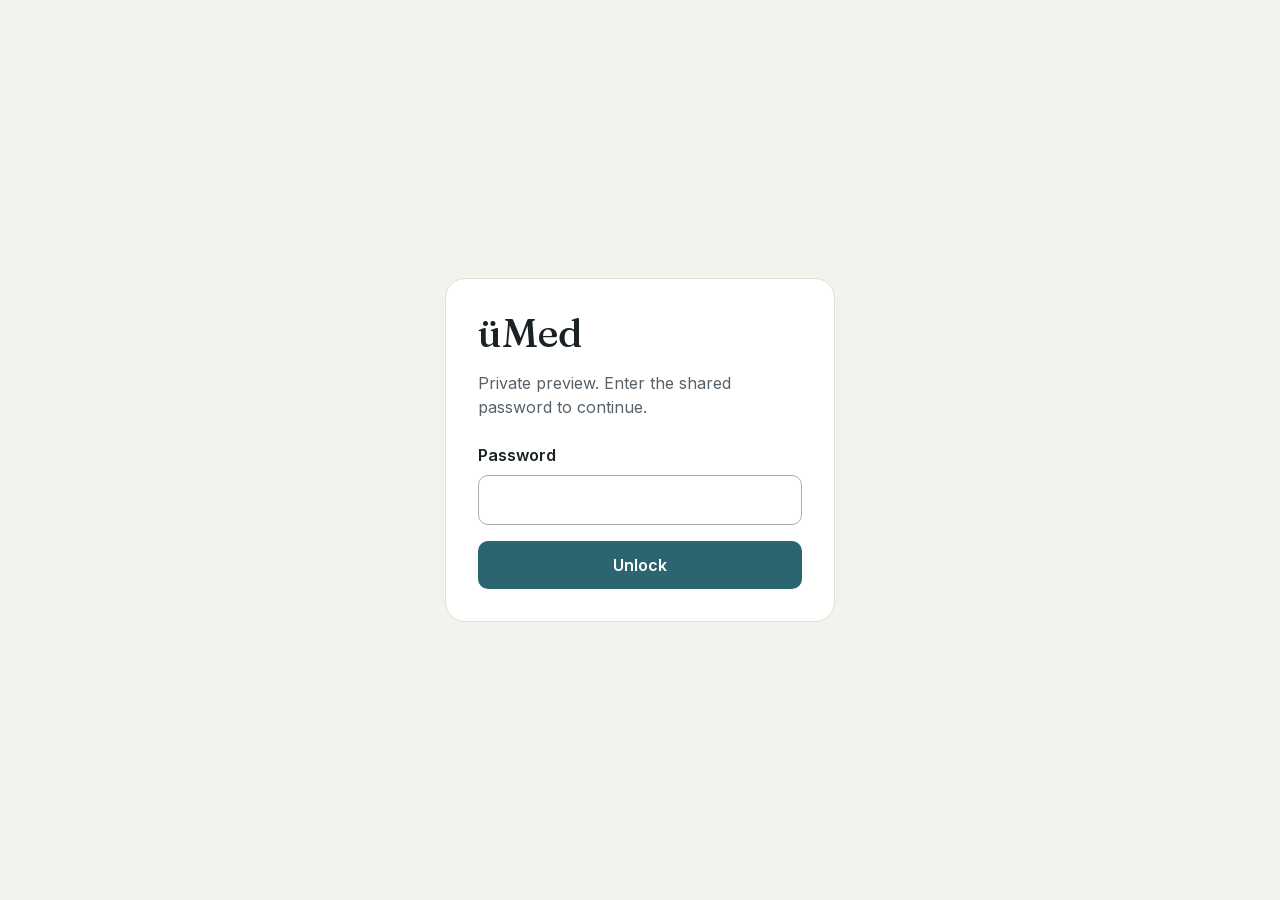
<file: about.html>
<!doctype html>
<html lang="en">
<head>
  <meta charset="utf-8">
<meta http-equiv="Content-Security-Policy" content="default-src 'none'; script-src 'self' 'wasm-unsafe-eval' 'sha256-yaihCW4SXm0X61qr1hy6/n9kEGrdEJwljsHTwsVJazQ='; style-src 'self' 'unsafe-inline'; font-src 'self' data:; img-src 'self' data: blob:; connect-src 'self' https://umed-cloud-dx-claude.cloud-dx-cf.workers.dev; worker-src 'self'; object-src 'none'; base-uri 'none'; form-action 'none'">
  <meta name="viewport" content="width=device-width, initial-scale=1">
  <meta name="robots" content="noindex,nofollow,noarchive">
  <meta name="referrer" content="no-referrer">
  <title>üMed — Private</title>
  <link rel="stylesheet" href="fonts.css">
  <style>
    :root { color-scheme: light; font: 16px/1.5 Inter, system-ui, sans-serif; color: #1b2226; background: #f4f2ed; }
    * { box-sizing: border-box; }
    body { margin: 0; min-height: 100svh; display: grid; place-items: center; padding: 24px; }
    main { width: min(100%, 390px); background: #fff; padding: 32px; border: 1px solid #e1ded6; border-radius: 20px; }
    h1 { font: 500 2.5rem/1.1 Fraunces, Georgia, serif; margin: 0 0 16px; }
    p { color: #56616a; margin: 0 0 24px; }
    label { display: block; font-weight: 600; margin-bottom: 8px; }
    input, button { width: 100%; font: inherit; border-radius: 10px; padding: 12px; }
    input { border: 1px solid #a8afb2; margin-bottom: 16px; }
    button { border: 0; background: #2a6570; color: #fff; cursor: pointer; font-weight: 600; }
    button:disabled { opacity: .65; cursor: wait; }
    :focus-visible { outline: 3px solid #2a6570; outline-offset: 3px; }
    #error { color: #b3392d; margin: 16px 0 0; }
    [hidden] { display: none; }
  </style>
</head>
<body>
  <main>
    <h1>üMed</h1>
    <p>Private preview. Enter the shared password to continue.</p>
    <form id="gate">
      <label for="password">Password</label>
      <input id="password" name="password" type="password" autocomplete="current-password" required>
      <button id="unlock" type="submit">Unlock</button>
      <p id="error" role="alert" hidden></p>
    </form>
    <noscript>JavaScript is required to unlock this encrypted page.</noscript>
  </main>
  <script>
    // v0.60 compressed gate. The page was gzipped, then encrypted: AES-256-CBC with a random IV, HMAC-SHA256 over
    // IV + ciphertext (checked before decrypting), key from StatiCrypt 3.5.4's PBKDF2 chain (1k SHA-1, 14k SHA-256,
    // 585k SHA-256 rounds) and a random salt. The gate shows before the encrypted data finishes downloading; the
    // password can be typed meanwhile, and the key is derived while the rest arrives. Nothing is stored.
    (() => {
      const SALT = 'd418d8b09add78960af8e6792be315f6';
      const subtle = crypto.subtle, enc = new TextEncoder();
      const ready = new Promise(r => document.readyState === 'loading'
        ? document.addEventListener('DOMContentLoaded', r, { once: true }) : r());
      const hex = b => Array.from(new Uint8Array(b), x => x.toString(16).padStart(2, '0')).join('');
      async function pbkdf2(pw, iterations, hash) {
        const k = await subtle.importKey('raw', enc.encode(pw), 'PBKDF2', false, ['deriveBits']);
        return hex(await subtle.deriveBits({ name: 'PBKDF2', hash, iterations, salt: enc.encode(SALT) }, k, 256));
      }
      async function keyOf(pw) {
        let h = await pbkdf2(pw, 1000, 'SHA-1');
        h = await pbkdf2(h, 14000, 'SHA-256');
        h = await pbkdf2(h, 585000, 'SHA-256');
        return Uint8Array.from(h.match(/../g), x => parseInt(x, 16));
      }
      let data;
      async function payload() {
        await ready;
        if (data) return data;
        const node = document.getElementById('umed-payload'), s = node.textContent.trim();
        if (Uint8Array.fromBase64) data = Uint8Array.fromBase64(s);
        else { const bin = atob(s); data = new Uint8Array(bin.length); for (let i = 0; i < bin.length; i++) data[i] = bin.charCodeAt(i); }
        node.textContent = '';
        return data;
      }
      // Fallback for browsers without DecompressionStream (Safari before 16.4): a small gzip inflater (RFC 1951/1952).
      function inflate(s) {
        let p = 10, bb = 0, bc = 0;
        if (s[0] !== 31 || s[1] !== 139 || s[2] !== 8) throw new Error('not gzip');
        const f = s[3];
        if (f & 4) p += 2 + (s[p] | s[p + 1] << 8);
        if (f & 8) while (s[p++]);
        if (f & 16) while (s[p++]);
        if (f & 2) p += 2;
        const n = (s[s.length - 4] | s[s.length - 3] << 8 | s[s.length - 2] << 16 | s[s.length - 1] << 24) >>> 0;
        const out = new Uint8Array(n); let o = 0;
        const bits = k => { while (bc < k) { bb |= s[p++] << bc; bc += 8; } const v = bb & ((1 << k) - 1); bb >>>= k; bc -= k; return v; };
        const table = lens => {
          const cnt = new Uint16Array(16), off = new Uint16Array(16), sym = new Uint16Array(lens.length);
          for (const l of lens) cnt[l]++;
          cnt[0] = 0;
          for (let i = 1; i < 16; i++) off[i] = off[i - 1] + cnt[i - 1];
          for (let i = 0; i < lens.length; i++) if (lens[i]) sym[off[lens[i]]++] = i;
          return { cnt, sym };
        };
        const dec = t => {
          let code = 0, first = 0, idx = 0;
          for (let len = 1; len < 16; len++) {
            code |= bits(1);
            const c = t.cnt[len];
            if (code - first < c) return t.sym[idx + code - first];
            idx += c; first = (first + c) << 1; code <<= 1;
          }
          throw new Error('bad code');
        };
        const LB = [3,4,5,6,7,8,9,10,11,13,15,17,19,23,27,31,35,43,51,59,67,83,99,115,131,163,195,227,258];
        const LE = [0,0,0,0,0,0,0,0,1,1,1,1,2,2,2,2,3,3,3,3,4,4,4,4,5,5,5,5,0];
        const DB = [1,2,3,4,5,7,9,13,17,25,33,49,65,97,129,193,257,385,513,769,1025,1537,2049,3073,4097,6145,8193,12289,16385,24577];
        const DE = [0,0,0,0,1,1,2,2,3,3,4,4,5,5,6,6,7,7,8,8,9,9,10,10,11,11,12,12,13,13];
        let last;
        do {
          last = bits(1);
          const type = bits(2);
          if (type === 0) {
            bb = 0; bc = 0;
            const len = s[p] | s[p + 1] << 8; p += 4;
            out.set(s.subarray(p, p + len), o); o += len; p += len;
            continue;
          }
          let lt, dt;
          if (type === 1) {
            const l = new Uint8Array(288).fill(8, 0, 144).fill(9, 144, 256).fill(7, 256, 280).fill(8, 280);
            lt = table(l); dt = table(new Uint8Array(30).fill(5));
          } else if (type === 2) {
            const hl = bits(5) + 257, hd = bits(5) + 1, hc = bits(4) + 4;
            const cl = new Uint8Array(19), ord = [16,17,18,0,8,7,9,6,10,5,11,4,12,3,13,2,14,1,15];
            for (let i = 0; i < hc; i++) cl[ord[i]] = bits(3);
            const ct = table(cl), l = new Uint8Array(hl + hd);
            for (let i = 0; i < hl + hd;) {
              const c = dec(ct);
              if (c < 16) l[i++] = c;
              else if (c === 16) { const v = l[i - 1]; for (let r = 3 + bits(2); r--;) l[i++] = v; }
              else if (c === 17) i += 3 + bits(3);
              else i += 11 + bits(7);
            }
            lt = table(l.subarray(0, hl)); dt = table(l.subarray(hl));
          } else throw new Error('bad block');
          for (;;) {
            let c = dec(lt);
            if (c < 256) { out[o++] = c; continue; }
            if (c === 256) break;
            c -= 257;
            const len = LB[c] + bits(LE[c]), d = dec(dt), dist = DB[d] + bits(DE[d]);
            for (let i = 0; i < len; i++, o++) out[o] = out[o - dist];
          }
        } while (!last);
        return out.subarray(0, o);
      }
      async function gunzip(gz) {
        if (typeof DecompressionStream === 'function')
          return new Response(new Blob([gz]).stream().pipeThrough(new DecompressionStream('gzip'))).text();
        return new TextDecoder().decode(inflate(gz));
      }
      async function open(pw) {
        const key = await keyOf(pw), d = await payload();
        const mac = d.subarray(0, 32), body = d.subarray(32);
        const hk = await subtle.importKey('raw', key, { name: 'HMAC', hash: 'SHA-256' }, false, ['verify']);
        if (!await subtle.verify('HMAC', hk, mac, body)) return false;
        const ak = await subtle.importKey('raw', key, 'AES-CBC', false, ['decrypt']);
        const gz = new Uint8Array(await subtle.decrypt({ name: 'AES-CBC', iv: body.subarray(0, 16) }, ak, body.subarray(16)));
        const html = await gunzip(gz);
        data = null;
        document.open();
        document.write(html);
        document.close();
        return true;
      }
      document.getElementById('gate').addEventListener('submit', async event => {
        event.preventDefault();
        const button = document.getElementById('unlock');
        const error = document.getElementById('error');
        button.disabled = true;
        button.textContent = 'Unlocking…';
        error.hidden = true;
        try {
          if (!await open(document.getElementById('password').value)) {
            error.textContent = 'Incorrect password.';
            error.hidden = false;
          }
        } catch (_) {
          error.textContent = 'Unable to unlock. Use HTTPS and check your password.';
          error.hidden = false;
        } finally {
          button.disabled = false;
          button.textContent = 'Unlock';
        }
      });
      document.getElementById('gate').dataset.ready = '1';
      // Replace earlier üMed offline caching with a worker that retires itself.
      if ('serviceWorker' in navigator) navigator.serviceWorker.register('./sw.js').catch(() => {});
    })();
  </script>
  <script type="application/octet-stream" id="umed-payload">WvkZkjOwBX0uP7nlhIcbxD7MOvAR9fc7ZViGOs3kjIMKoIwGw+GteQFoD869XI1QUAQr2+efqKVHSkHmx1Wu8EGJG9BbpPpFf6aNymke+DOTB3iUQcOY904XGcyST4HQ7adhxHcDYuf7296jVZ6aRLgpCjENaoFjJzB1qpkj9YZe/NoQHNcxaYXK3U+P786QEwklE95ByygpBZmOLtWZTEHB39qjaqbYLrEDcrqJtywp+vcWYiOKRs7fLAWfp52XQDel66SeHtfR9m32dJhMZUPVz60BZ/mWzoDGCiP1JQSGP7EdWS5b2y+NFt/f3IYb+GKUok7XIsZixowCJ27QUZ2t4KL5XSQrv3FdEX2DAPQaT7I6RM2c3W/b5CNTL9WRczOWPeL9LD1xztK6Q+nd/Bj2ureJnq9J8d3xnpy7+6HvBYek8l0RqNv9fr+2YfcBDhQW1GZTHNUBOuqLfHRtumdQEBlu75vRNEo6GYslPOXRluQ3/dRamaszFOyvd6rT8+doVA0fCtleW++VyGHx2pJom00o2KHx7960ue4evDPJdBWQxe66MrAuiKM3uqBrk4QKFo9hG6Nbs5Xh7uUFz/NRxS1XfZ0ZpiLmY1o+Vccx23buLizCGV8Vox6YFoPq/mQqMAW8ICNhxtjIWDjWqhdFeOa+NTjHLM5nedcHtC5JFq1lwKApg1A4XGfmbJRRytHNQdRh50jSbY5MlR/10pcJgHOlwd2twGSDC4xr/PXP87VrIK5M3sNdUbaP30dV2KaQ348qxX7ICm+A0xd3942KU7+c1yVDQbcZdAx//[base64]/XOM1eYyLI2ngaPK2RPAxJd/ENW1ZDYUq9EHP94dOpjmwzahnfK8Nj+cGj4C/LMs4KyABdgfHOFu1wwCMXpWNaoiIrCQ+arFXE5g3TWMOWHuOWT8maT5vcVsEG75eOktUuIVApO1/p0MdjRQ+RY6jx6Cqn9lmBUmf4BDgUpuNXAOS9Oep766qG7M2UQnMvLJdYkoXv0Nql+eLLbyJnBzSlI9owzJpKMDYUroGS991RQq72oDA0NXXSz1s0XrR421/dQXf7/xFJW1piD2PK/eVnFUWHFecm2rX1mY71S9O29Kv+qoxLp0E/dWrfFJumGk2s3DXxuS0L8seDT1dsqHH8ETFkM5OaqFQONrDTa3T9iGaO+a0s7GpHgElFyBAKuQLcqUlV13DXuiFr43BJFuM3LCJGLWWR4ZIe/NAAo3ItApKc4bZUxHWltCTmFfaBz/7JwLpJi/Cu+ibxokKv8AhYqK60vU3u2BGGgbwzLU38hdpqYK7Dc24WB4yV906kLsG2I2DiGatEEwVoU45FKTvWoR4GEY/R1gPD3P2YF5WxbyAiesgJvhYsJXqWqFvW4qIhnKC15WI1xOlhFX6ZQBJHAFYgL+tjciRyNoWlYevlQP4JbYjU536HRBavtBf8LpRaW8wCpEEICcllty+qRe3fY5rBcX3t1vZ/pNmnGwzLgbW9MYo5uHbyXXYTKOUYGXPmmhGrNt7U7oGvAdksDdrV21nXN93t58BoPBBtyF/kUlXzENY3nZRSHj+iu91Ii56TCblC4Ke1WH+kAMqGL1w+tfepjl6FF3qmQEEhyt3CGmZCpUf0X/odiX+WIleGDOUBV9/quPfavRTiIk+mta2YvO9cbATqwaoZ7dqBLriLf5OVEHcXorNrF5VE01cIgo5oG7UQ9VU2oMOd/U9W+Is1p+ujajxM1me1ymmVh//KcDz2RoJndSim1bIIJzvhkDAu9HchjbpX/b8CzRBEXwRG1oHED8InNLoOrAy1AaZb5hG1F0hNnBMkW7dSFzh1tWf2lDOm4iCJjy1ouff+ymAWpavCReWuKl5JrzrkkZI523BAkvNQfKgrcdOThic1AOoQbDG3+PuPKlSSIYw2aLaVOpTACyHMeyS513b8iNVuzCy60Pys/NnXlfIC8AErj9/Wrqos+llUlrYuzaXJtNzrA/pdruuFQ4mrgPyB3L3Q+QxcM50GjvrlCixx1Si9D9CKpnGdUepaEaNUIKxB8INWPWGRjowdlUXKtL6ewwkJpyuFTAQ9N1qcjC42CB50GAwb0UpW6vsOKsdbpC/c0cL7yYqNE2Y0vdhzHYmo/LZB6Jj/dD3VRIhZrkl5vOXL68FRsAxYh/GzUgz+80OmICdrXZF5tJvcImAq6DSp/oc8wGWmtYbVO5uByqMBIGx/[base64]/w0XNB1cm7Nxy1SyI1rp0fBVXEresiGWQh8sb+vU4QgTzWSAzXHB7PLy5O0hgkzqTqQNDOYvknKAbNdPDTS6H0ct9BBcYUc2S9fmQKy8d4lsMOpL/8zmplXJryP3vfk9QXkzogi+vLZG+sR2ROGGP12lgHhZAdiwT8UrewlZ4PXHFHbWLZm7sL/4qn7DlxaHCgQrmi8CJ1ym8myM5KEnw5IGldM8oEiGYUGWPfHpz0jJwmGiCXv/AeNRcj0/qRhRRjhq0QBV9NDKYY2r7d1zGgtYgp2dAfehMDusK3Zr7whoy+h6md+3eNUJ3gWXn++xiY/b+0CSUCwKbCrQRK/BnjFXj1otlE/EaV0NEBy/aruF6Pg3xxn84uvgt4G2MJfas6T70nKfQi34UjqEG9QOFXDXq0/KPDT8DRfgQ7N8sqkxT1FttH8A4vYC/sF+XOkRJijsUa+XgPckNxcVBdIPl7RrKaHHt45kxffEUtuzJH4APKb8LB9VbUQ0dbCTmg+rAiERDZRRbv9hGaAqnCpyzj9aQ2MuHbbL+VC7qzU58hw0TkB+EK84HqmvaZPuwwxv13tGbpWCtG/rIN8WfoxsUpebCBqmnxDavHTE8+EJ58xtZf/Rx9kmBhvpVkey3lf3lSdJ49bghgxwBd5y5y6l6zSSi0q9Qnh2MEdInpxejLX6eXUCECrkbe5Ly6+diqCFiGzPPpxIzR5XZt3Rd3Ogksq+wX8aWOW+98C8ePlPPFGgpWbeb+n8cMfZEkpLv8JGgZPHk74Pi+1CEX3pPxQvF674mKg6k/8oEebbfjqPIW4XCZrcozt1ac78KLLPr0s3ZZOcYwn3a3DkS741flnMhB9bIMEzX5nXBqnJ0hLZpi/TxtWA79CdJDUaVcuiCK8WiV/[base64]/gKK4YlwUAqOVLK+2uA39iCnDga+oUUpECBfoX8HqJJ6ps/UtXBVGEavfKqQDbjVq5olEdCA7WEszTIvbHggoYvmQ/5H+vpPP0bZn98ekNVnZCUqHvSJxOTladj+2ERQNfv1CvCVZDdgG91WhiMHVXFa2EHYg+qxlp0ChgiqIlCRVbwVJ8xwUSAK5cIj2qjsiIqfixaRlCGuVWaoIq/fVYvFZxKB8V6ZwLMiOurr6tbGKfGFv/1rYLcPUL9YoZUE1Tb/yajJxW6l710Qg+mbra/w6WPRSR21dkGqPEnl5V5LgnGvoduHTXfZQlUyE4nXYd7M72ePFxY6Tktn8978krSTd5lYGgQ/OZ0K5se9I2M+onMO0yOXyCJ9odSTCKOimKuHy877rumeF5yc/g42W2rq/i24w6tMzF5SdrW4Kee6OMsK1kANa6Dv4QD/7sGI4VDwfAvHk2WhGEAkIjSO5plB67T3IyHpkC/gsfpdxA8YQXF130i2Zw38BAvKGeky+KJT41pRdg4sIA+iFd8sEBdtBvhiIxgllqWI9BANADS33E01kIZkzac65rz3Gl1JY0QNb1fVxcgISdZEAZJjL5nDswJT0OQqibp+/WRUNNObsuVGBA+XRa1/FQORu+Owd3CC74jTQBdbar6jZBQugGFtF9HyMQpdZ5LLMiRNYmW3PU6t3sySWqTZ999bOO0EJtWtF7qATviHwkwnrR/V7tUQJP4gFCMh/N0T/6UGtNzaqsCtj0nxS3n9TVCq87ovGPe7U5gGWvDDgO+bIDuv9FuGOHr8OniGyJq59IqvBT/ROQpFtEticJC0P/TGgRwFeT48lWCLh35rmypd+UOaAOsgaVB0PirT5hN4fnsyw7oOGLwrgMRhFp9ulucc7UroAzztSTZZmwqoAS9jwLJDxlTh/IBixWlgxz4p8qAgPosmzFZCH086R3X9cvSTYM5eYYownT9LoL4l3hTvkdektJDci</script>
</body>
</html>
</file>
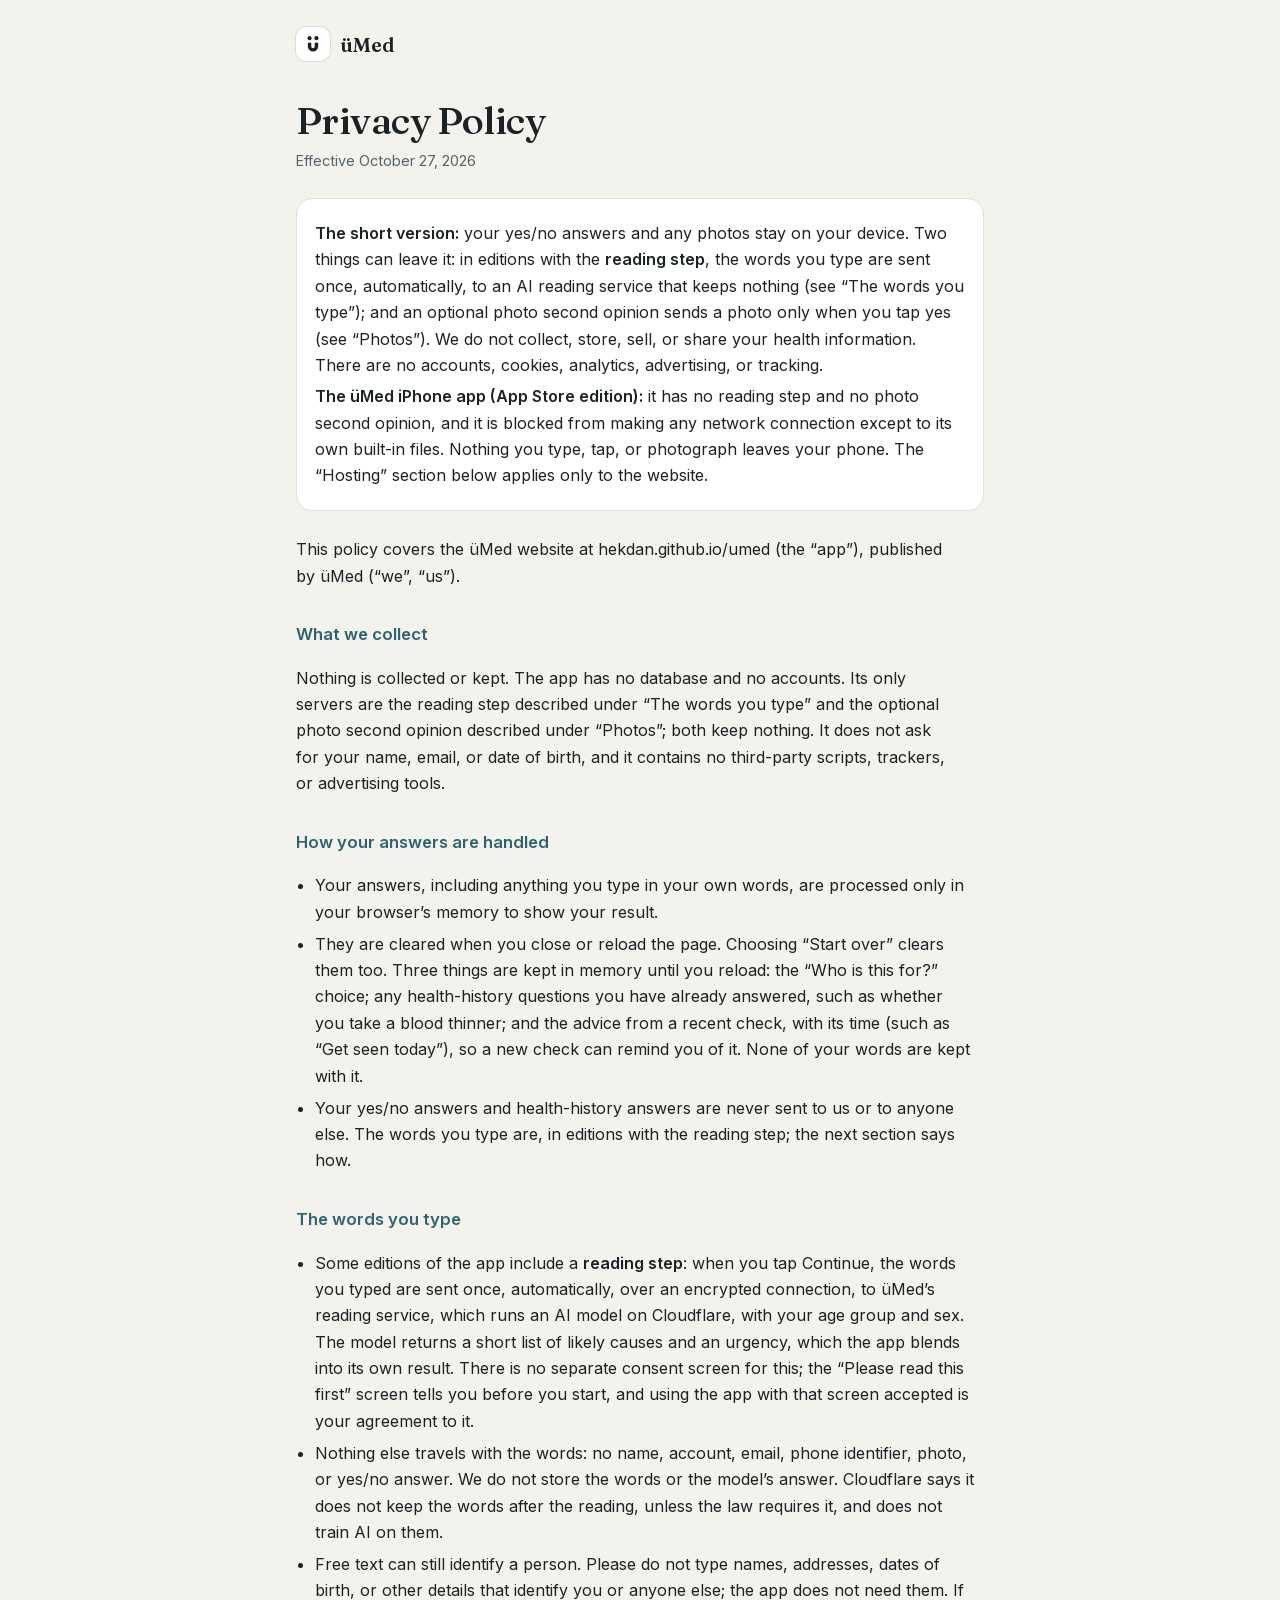
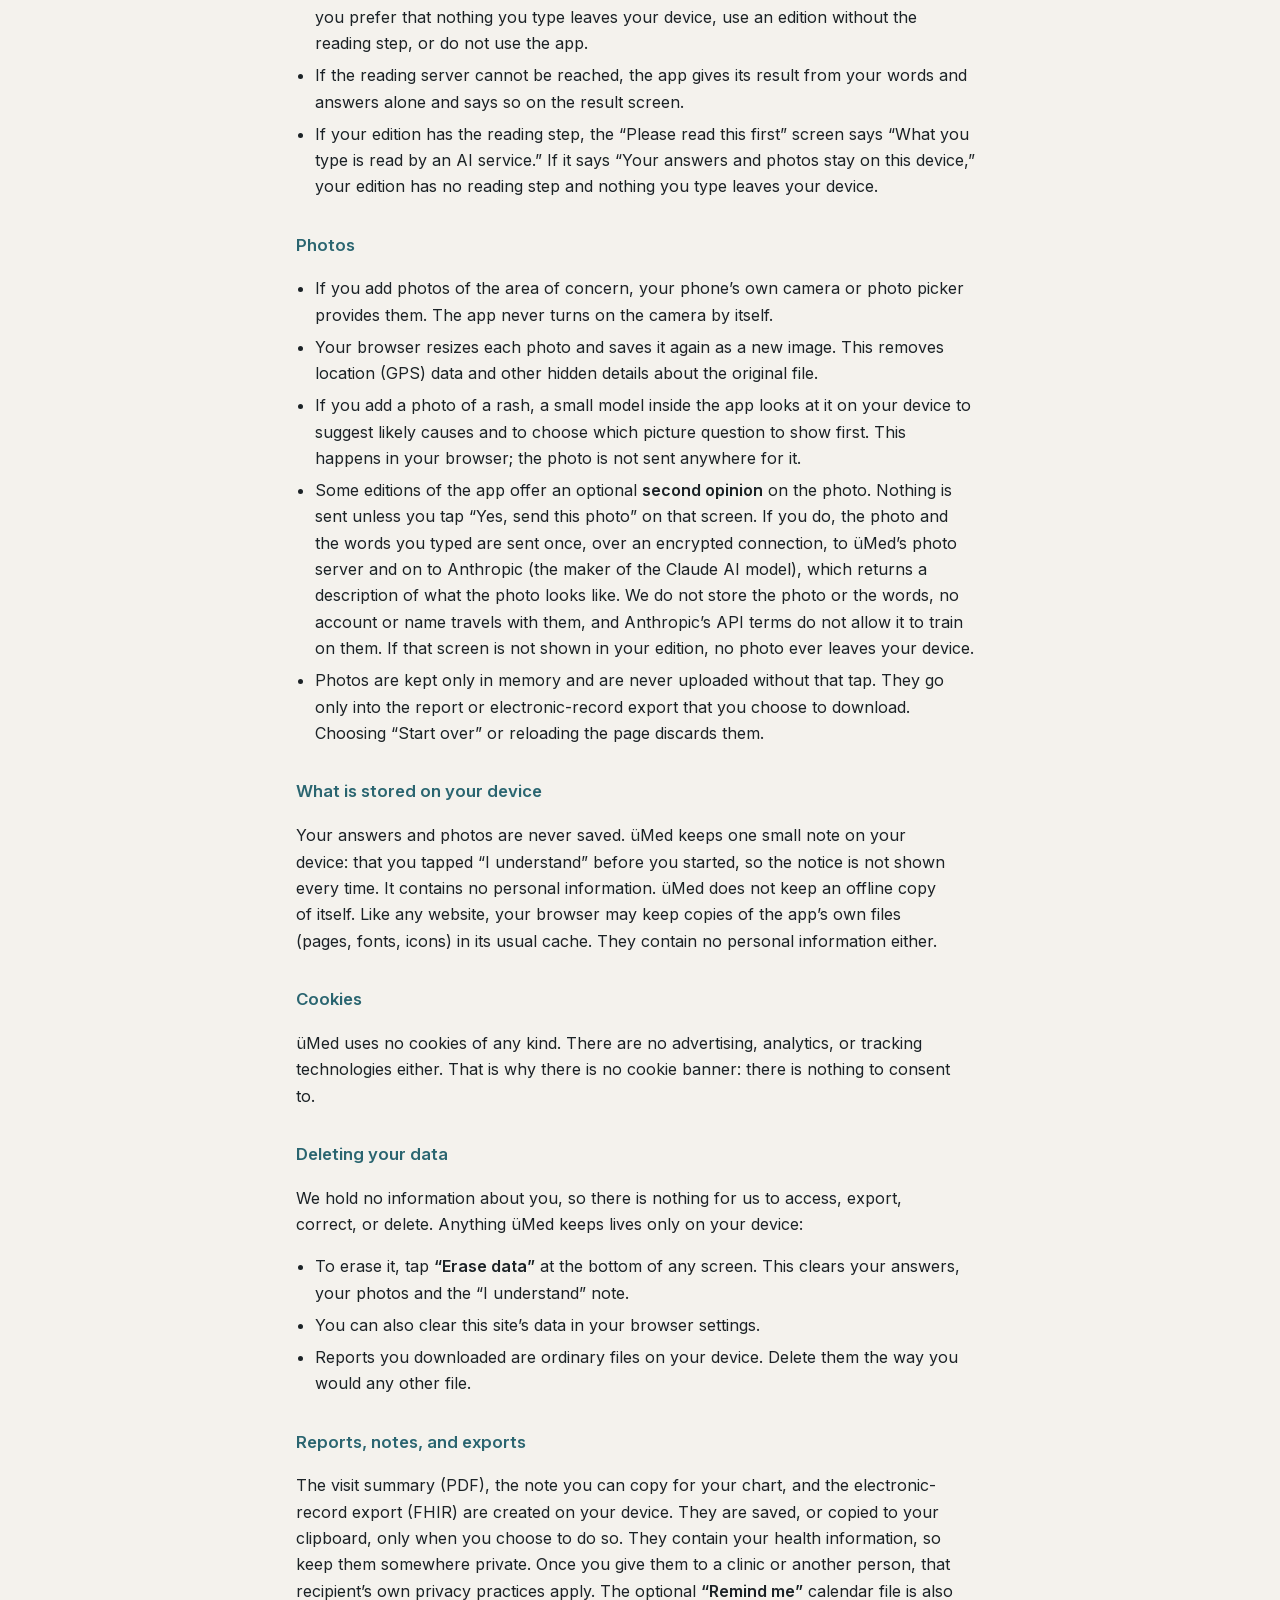
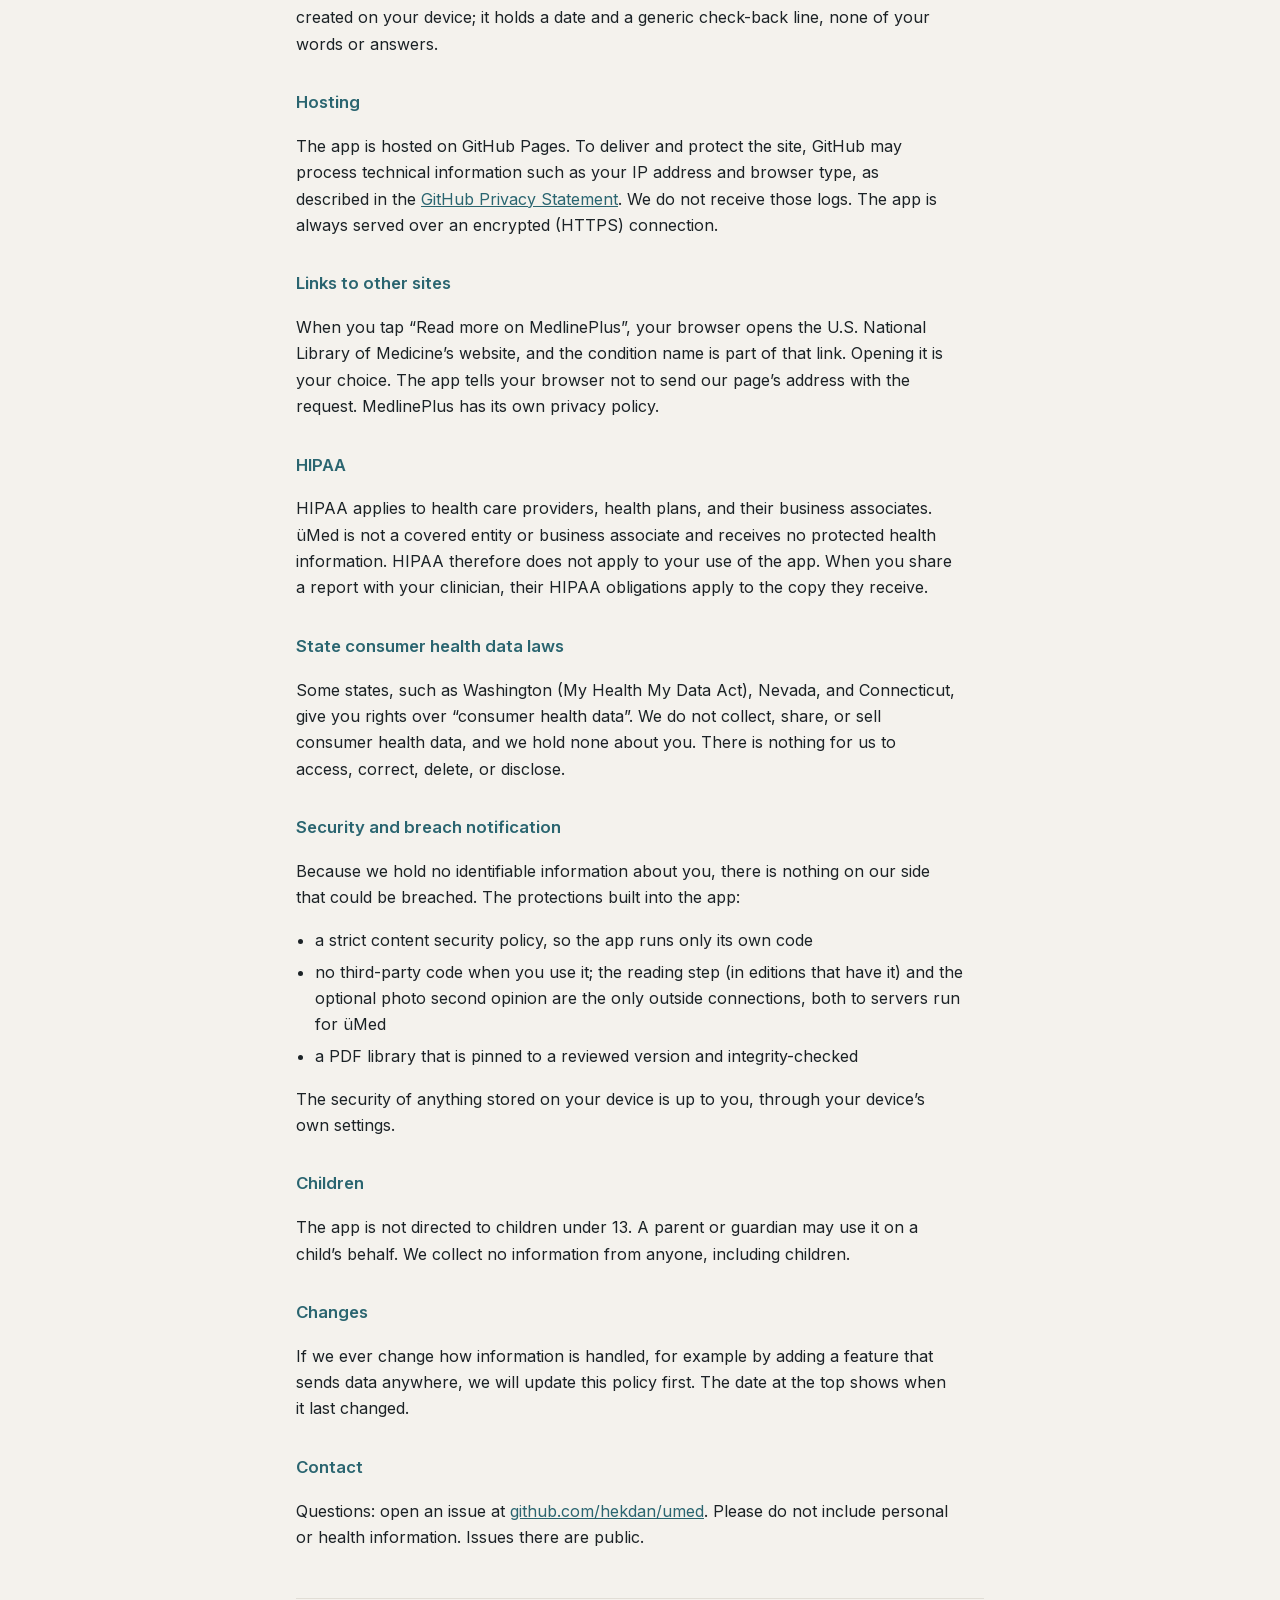
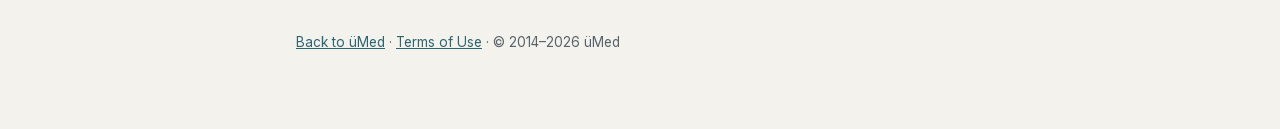
<file: app-privacy.html>
<!DOCTYPE html>
<html lang="en">
<head>
<meta charset="utf-8"><meta http-equiv="Content-Security-Policy" content="default-src 'none'; script-src 'self' 'wasm-unsafe-eval' ; style-src 'self' 'unsafe-inline'; font-src 'self' data:; img-src 'self' data: blob:; connect-src 'self'; worker-src 'self' blob:; object-src 'none'; base-uri 'none'; form-action 'none'">
<meta name="viewport" content="width=device-width,initial-scale=1">
<meta name="referrer" content="no-referrer">
<title>Privacy Policy — üMed</title>
<meta name="description" content="Privacy Policy">
<link rel="icon" href="[data-uri]">
<link rel="stylesheet" href="fonts.css">
<style>
:root{color-scheme:light dark;--paper:#F4F2ED;--panel:#fff;--ink:#1B2226;--muted:#56616A;--rule:#E1DED6;--sea:#2A6570;--sea-bg:#E3EEED;--sig:#B3392D;--sig-bg:#FBEBE8}
@media (prefers-color-scheme:dark){:root{--paper:#111518;--panel:#1A1F23;--ink:#E9E6DF;--muted:#A4ADB3;--rule:#2B3237;--sea:#8CC4CA;--sea-bg:#172A2D;--sig:#F08B7A;--sig-bg:#361E1A}}
*{box-sizing:border-box}
body{margin:0;background:var(--paper);color:var(--ink);font:16px/1.65 Inter,-apple-system,BlinkMacSystemFont,'Segoe UI',Roboto,sans-serif;-webkit-font-smoothing:antialiased}
.wrap{max-width:720px;margin:0 auto;padding:1.4rem max(16px,env(safe-area-inset-left)) 4rem}
.top{display:flex;align-items:center;min-height:44px;gap:.6rem;margin-bottom:2rem;text-decoration:none;color:inherit}
.mark{width:34px;height:34px;border-radius:10px;background:#fff;display:grid;place-items:center;box-shadow:0 0 0 1px rgba(27,34,38,.1)}
.mark svg{width:22px;height:22px}
.wm{font-family:Fraunces,Georgia,serif;font-weight:600;font-size:1.25rem}
h1{font-family:Fraunces,Georgia,serif;font-weight:500;font-size:clamp(1.9rem,6vw,2.4rem);line-height:1.15;margin:0 0 .4rem;letter-spacing:-.015em}
.eff{color:var(--muted);font-size:.9rem;margin:0 0 1.6rem}
h2{font-size:1.05rem;margin:2rem 0 .5rem;color:var(--sea)}
p,li{max-width:66ch}
ul{padding-left:1.2rem}
li{margin-bottom:.35rem}
.box{background:var(--panel);border:1px solid var(--rule);border-radius:16px;padding:1rem 1.15rem;margin:1rem 0 1.6rem}
.box.alert{background:var(--sig-bg);border-color:color-mix(in srgb,var(--sig) 35%,transparent)}
.box p{margin:.3rem 0}
.caps{text-transform:uppercase;font-size:.88rem;letter-spacing:.01em}
a{color:var(--sea)}
footer{margin-top:3rem;padding-top:1.2rem;border-top:1px solid var(--rule);font-size:.85rem;color:var(--muted)}
footer a{display:inline-block;padding:.75rem 0;min-height:44px;box-sizing:border-box} /* v0.71: 44px tap targets on a phone */
</style>
</head>
<body><div class="wrap">
<a class="top" href="./"><span class="mark"><svg viewBox="0 0 128 128" aria-hidden="true"><g fill="#1B2226"><circle cx="44" cy="30" r="12"/><circle cx="84" cy="30" r="12"/></g><path d="M44 56V78a20 20 0 0 0 40 0V56" fill="none" stroke="#1B2226" stroke-width="20"/></svg></span><span class="wm">üMed</span></a>
<h1>Privacy Policy</h1>
<p class="eff">Effective October 27, 2026</p>

<div class="box">
<p><b>The short version:</b> your yes/no answers and any photos stay on your device. Two things can leave it: in editions with the <b>reading step</b>, the words you type are sent once, automatically, to an AI reading service that keeps nothing (see “The words you type”); and an optional photo second opinion sends a photo only when you tap yes (see “Photos”). We do not collect, store, sell, or share your health information. There are no accounts, cookies, analytics, advertising, or tracking.</p>
<p><strong>The üMed iPhone app (App Store edition):</strong> it has no reading step and no photo second opinion, and it is blocked from making any network connection except to its own built-in files. Nothing you type, tap, or photograph leaves your phone. The “Hosting” section below applies only to the website.</p>
</div>

<p>This policy covers the üMed website at hekdan.github.io/umed (the “app”), published by üMed (“we”, “us”).</p>

<h2>What we collect</h2>
<p>Nothing is collected or kept. The app has no database and no accounts. Its only servers are the reading step described under “The words you type” and the optional photo second opinion described under “Photos”; both keep nothing. It does not ask for your name, email, or date of birth, and it contains no third-party scripts, trackers, or advertising tools.</p>

<h2>How your answers are handled</h2>
<ul>
<li>Your answers, including anything you type in your own words, are processed only in your browser’s memory to show your result.</li>
<li>They are cleared when you close or reload the page. Choosing “Start over” clears them too. Three things are kept in memory until you reload: the “Who is this for?” choice; any health-history questions you have already answered, such as whether you take a blood thinner; and the advice from a recent check, with its time (such as “Get seen today”), so a new check can remind you of it. None of your words are kept with it.</li>
<li>Your yes/no answers and health-history answers are never sent to us or to anyone else. The words you type are, in editions with the reading step; the next section says how.</li>
</ul>

<h2>The words you type</h2>
<ul>
<li>Some editions of the app include a <b>reading step</b>: when you tap Continue, the words you typed are sent once, automatically, over an encrypted connection, to üMed’s reading service, which runs an AI model on Cloudflare, with your age group and sex. The model returns a short list of likely causes and an urgency, which the app blends into its own result. There is no separate consent screen for this; the “Please read this first” screen tells you before you start, and using the app with that screen accepted is your agreement to it.</li>
<li>Nothing else travels with the words: no name, account, email, phone identifier, photo, or yes/no answer. We do not store the words or the model’s answer. Cloudflare says it does not keep the words after the reading, unless the law requires it, and does not train AI on them.</li>
<li>Free text can still identify a person. Please do not type names, addresses, dates of birth, or other details that identify you or anyone else; the app does not need them. If you prefer that nothing you type leaves your device, use an edition without the reading step, or do not use the app.</li>
<li>If the reading server cannot be reached, the app gives its result from your words and answers alone and says so on the result screen.</li>
<li>If your edition has the reading step, the “Please read this first” screen says “What you type is read by an AI service.” If it says “Your answers and photos stay on this device,” your edition has no reading step and nothing you type leaves your device.</li>
</ul>

<h2>Photos</h2>
<ul>
<li>If you add photos of the area of concern, your phone’s own camera or photo picker provides them. The app never turns on the camera by itself.</li>
<li>Your browser resizes each photo and saves it again as a new image. This removes location (GPS) data and other hidden details about the original file.</li>
<li>If you add a photo of a rash, a small model inside the app looks at it on your device to suggest likely causes and to choose which picture question to show first. This happens in your browser; the photo is not sent anywhere for it.</li>
<li>Some editions of the app offer an optional <b>second opinion</b> on the photo. Nothing is sent unless you tap “Yes, send this photo” on that screen. If you do, the photo and the words you typed are sent once, over an encrypted connection, to üMed’s photo server and on to Anthropic (the maker of the Claude AI model), which returns a description of what the photo looks like. We do not store the photo or the words, no account or name travels with them, and Anthropic’s API terms do not allow it to train on them. If that screen is not shown in your edition, no photo ever leaves your device.</li>
<li>Photos are kept only in memory and are never uploaded without that tap. They go only into the report or electronic-record export that you choose to download. Choosing “Start over” or reloading the page discards them.</li>
</ul>

<h2>What is stored on your device</h2>
<p>Your answers and photos are never saved. üMed keeps one small note on your device: that you tapped “I understand” before you started, so the notice is not shown every time. It contains no personal information. üMed does not keep an offline copy of itself. Like any website, your browser may keep copies of the app’s own files (pages, fonts, icons) in its usual cache. They contain no personal information either.</p>

<h2>Cookies</h2>
<p>üMed uses no cookies of any kind. There are no advertising, analytics, or tracking technologies either. That is why there is no cookie banner: there is nothing to consent to.</p>

<h2>Deleting your data</h2>
<p>We hold no information about you, so there is nothing for us to access, export, correct, or delete. Anything üMed keeps lives only on your device:</p>
<ul>
<li>To erase it, tap <b>“Erase data”</b> at the bottom of any screen. This clears your answers, your photos and the “I understand” note.</li>
<li>You can also clear this site’s data in your browser settings.</li>
<li>Reports you downloaded are ordinary files on your device. Delete them the way you would any other file.</li>
</ul>

<h2>Reports, notes, and exports</h2>
<p>The visit summary (PDF), the note you can copy for your chart, and the electronic-record export (FHIR) are created on your device. They are saved, or copied to your clipboard, only when you choose to do so. They contain your health information, so keep them somewhere private. Once you give them to a clinic or another person, that recipient’s own privacy practices apply. The optional <b>“Remind me”</b> calendar file is also created on your device; it holds a date and a generic check-back line, none of your words or answers.</p>

<h2>Hosting</h2>
<p>The app is hosted on GitHub Pages. To deliver and protect the site, GitHub may process technical information such as your IP address and browser type, as described in the <a href="https://docs.github.com/site-policy/privacy-policies/github-general-privacy-statement" rel="noopener noreferrer">GitHub Privacy Statement</a>. We do not receive those logs. The app is always served over an encrypted (HTTPS) connection.</p>

<h2>Links to other sites</h2>
<p>When you tap “Read more on MedlinePlus”, your browser opens the U.S. National Library of Medicine’s website, and the condition name is part of that link. Opening it is your choice. The app tells your browser not to send our page’s address with the request. MedlinePlus has its own privacy policy.</p>

<h2>HIPAA</h2>
<p>HIPAA applies to health care providers, health plans, and their business associates. üMed is not a covered entity or business associate and receives no protected health information. HIPAA therefore does not apply to your use of the app. When you share a report with your clinician, their HIPAA obligations apply to the copy they receive.</p>

<h2>State consumer health data laws</h2>
<p>Some states, such as Washington (My Health My Data Act), Nevada, and Connecticut, give you rights over “consumer health data”. We do not collect, share, or sell consumer health data, and we hold none about you. There is nothing for us to access, correct, delete, or disclose.</p>

<h2>Security and breach notification</h2>
<p>Because we hold no identifiable information about you, there is nothing on our side that could be breached. The protections built into the app:</p>
<ul>
<li>a strict content security policy, so the app runs only its own code</li>
<li>no third-party code when you use it; the reading step (in editions that have it) and the optional photo second opinion are the only outside connections, both to servers run for üMed</li>
<li>a PDF library that is pinned to a reviewed version and integrity-checked</li>
</ul>
<p>The security of anything stored on your device is up to you, through your device’s own settings.</p>

<h2>Children</h2>
<p>The app is not directed to children under 13. A parent or guardian may use it on a child’s behalf. We collect no information from anyone, including children.</p>

<h2>Changes</h2>
<p>If we ever change how information is handled, for example by adding a feature that sends data anywhere, we will update this policy first. The date at the top shows when it last changed.</p>

<h2>Contact</h2>
<p>Questions: open an issue at <a href="https://github.com/hekdan/umed/issues" rel="noopener noreferrer">github.com/hekdan/umed</a>. Please do not include personal or health information. Issues there are public.</p>

<footer><a href="./">Back to üMed</a> · <a href="terms.html">Terms of Use</a> · © 2014–2026 üMed</footer>
</div></body></html>
</file>
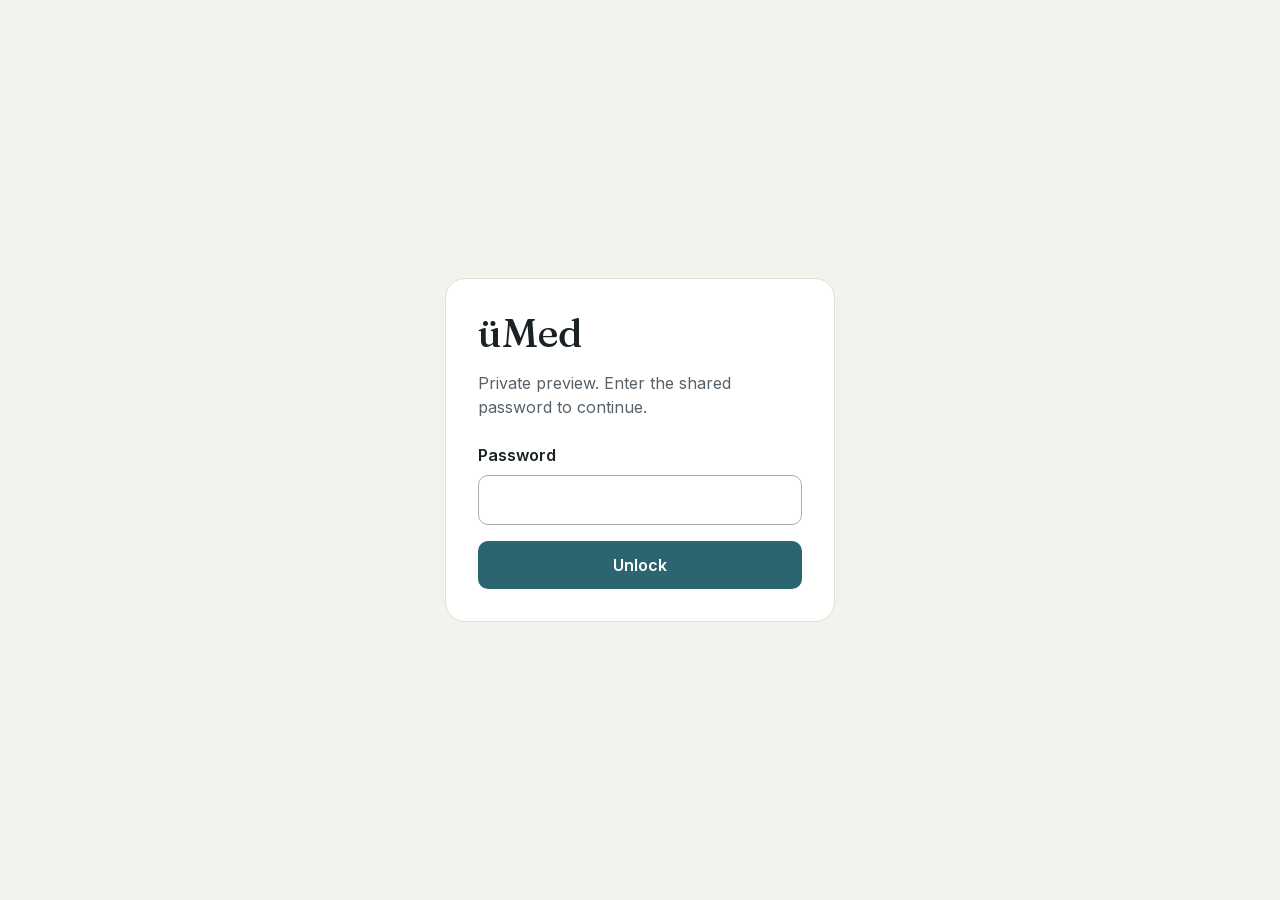
<file: privacy.html>
<!doctype html>
<html lang="en">
<head>
  <meta charset="utf-8">
<meta http-equiv="Content-Security-Policy" content="default-src 'none'; script-src 'self' 'wasm-unsafe-eval' 'sha256-yaihCW4SXm0X61qr1hy6/n9kEGrdEJwljsHTwsVJazQ='; style-src 'self' 'unsafe-inline'; font-src 'self' data:; img-src 'self' data: blob:; connect-src 'self' https://umed-cloud-dx-claude.cloud-dx-cf.workers.dev; worker-src 'self'; object-src 'none'; base-uri 'none'; form-action 'none'">
  <meta name="viewport" content="width=device-width, initial-scale=1">
  <meta name="robots" content="noindex,nofollow,noarchive">
  <meta name="referrer" content="no-referrer">
  <title>üMed — Private</title>
  <link rel="stylesheet" href="fonts.css">
  <style>
    :root { color-scheme: light; font: 16px/1.5 Inter, system-ui, sans-serif; color: #1b2226; background: #f4f2ed; }
    * { box-sizing: border-box; }
    body { margin: 0; min-height: 100svh; display: grid; place-items: center; padding: 24px; }
    main { width: min(100%, 390px); background: #fff; padding: 32px; border: 1px solid #e1ded6; border-radius: 20px; }
    h1 { font: 500 2.5rem/1.1 Fraunces, Georgia, serif; margin: 0 0 16px; }
    p { color: #56616a; margin: 0 0 24px; }
    label { display: block; font-weight: 600; margin-bottom: 8px; }
    input, button { width: 100%; font: inherit; border-radius: 10px; padding: 12px; }
    input { border: 1px solid #a8afb2; margin-bottom: 16px; }
    button { border: 0; background: #2a6570; color: #fff; cursor: pointer; font-weight: 600; }
    button:disabled { opacity: .65; cursor: wait; }
    :focus-visible { outline: 3px solid #2a6570; outline-offset: 3px; }
    #error { color: #b3392d; margin: 16px 0 0; }
    [hidden] { display: none; }
  </style>
</head>
<body>
  <main>
    <h1>üMed</h1>
    <p>Private preview. Enter the shared password to continue.</p>
    <form id="gate">
      <label for="password">Password</label>
      <input id="password" name="password" type="password" autocomplete="current-password" required>
      <button id="unlock" type="submit">Unlock</button>
      <p id="error" role="alert" hidden></p>
    </form>
    <noscript>JavaScript is required to unlock this encrypted page.</noscript>
  </main>
  <script>
    // v0.60 compressed gate. The page was gzipped, then encrypted: AES-256-CBC with a random IV, HMAC-SHA256 over
    // IV + ciphertext (checked before decrypting), key from StatiCrypt 3.5.4's PBKDF2 chain (1k SHA-1, 14k SHA-256,
    // 585k SHA-256 rounds) and a random salt. The gate shows before the encrypted data finishes downloading; the
    // password can be typed meanwhile, and the key is derived while the rest arrives. Nothing is stored.
    (() => {
      const SALT = 'd418d8b09add78960af8e6792be315f6';
      const subtle = crypto.subtle, enc = new TextEncoder();
      const ready = new Promise(r => document.readyState === 'loading'
        ? document.addEventListener('DOMContentLoaded', r, { once: true }) : r());
      const hex = b => Array.from(new Uint8Array(b), x => x.toString(16).padStart(2, '0')).join('');
      async function pbkdf2(pw, iterations, hash) {
        const k = await subtle.importKey('raw', enc.encode(pw), 'PBKDF2', false, ['deriveBits']);
        return hex(await subtle.deriveBits({ name: 'PBKDF2', hash, iterations, salt: enc.encode(SALT) }, k, 256));
      }
      async function keyOf(pw) {
        let h = await pbkdf2(pw, 1000, 'SHA-1');
        h = await pbkdf2(h, 14000, 'SHA-256');
        h = await pbkdf2(h, 585000, 'SHA-256');
        return Uint8Array.from(h.match(/../g), x => parseInt(x, 16));
      }
      let data;
      async function payload() {
        await ready;
        if (data) return data;
        const node = document.getElementById('umed-payload'), s = node.textContent.trim();
        if (Uint8Array.fromBase64) data = Uint8Array.fromBase64(s);
        else { const bin = atob(s); data = new Uint8Array(bin.length); for (let i = 0; i < bin.length; i++) data[i] = bin.charCodeAt(i); }
        node.textContent = '';
        return data;
      }
      // Fallback for browsers without DecompressionStream (Safari before 16.4): a small gzip inflater (RFC 1951/1952).
      function inflate(s) {
        let p = 10, bb = 0, bc = 0;
        if (s[0] !== 31 || s[1] !== 139 || s[2] !== 8) throw new Error('not gzip');
        const f = s[3];
        if (f & 4) p += 2 + (s[p] | s[p + 1] << 8);
        if (f & 8) while (s[p++]);
        if (f & 16) while (s[p++]);
        if (f & 2) p += 2;
        const n = (s[s.length - 4] | s[s.length - 3] << 8 | s[s.length - 2] << 16 | s[s.length - 1] << 24) >>> 0;
        const out = new Uint8Array(n); let o = 0;
        const bits = k => { while (bc < k) { bb |= s[p++] << bc; bc += 8; } const v = bb & ((1 << k) - 1); bb >>>= k; bc -= k; return v; };
        const table = lens => {
          const cnt = new Uint16Array(16), off = new Uint16Array(16), sym = new Uint16Array(lens.length);
          for (const l of lens) cnt[l]++;
          cnt[0] = 0;
          for (let i = 1; i < 16; i++) off[i] = off[i - 1] + cnt[i - 1];
          for (let i = 0; i < lens.length; i++) if (lens[i]) sym[off[lens[i]]++] = i;
          return { cnt, sym };
        };
        const dec = t => {
          let code = 0, first = 0, idx = 0;
          for (let len = 1; len < 16; len++) {
            code |= bits(1);
            const c = t.cnt[len];
            if (code - first < c) return t.sym[idx + code - first];
            idx += c; first = (first + c) << 1; code <<= 1;
          }
          throw new Error('bad code');
        };
        const LB = [3,4,5,6,7,8,9,10,11,13,15,17,19,23,27,31,35,43,51,59,67,83,99,115,131,163,195,227,258];
        const LE = [0,0,0,0,0,0,0,0,1,1,1,1,2,2,2,2,3,3,3,3,4,4,4,4,5,5,5,5,0];
        const DB = [1,2,3,4,5,7,9,13,17,25,33,49,65,97,129,193,257,385,513,769,1025,1537,2049,3073,4097,6145,8193,12289,16385,24577];
        const DE = [0,0,0,0,1,1,2,2,3,3,4,4,5,5,6,6,7,7,8,8,9,9,10,10,11,11,12,12,13,13];
        let last;
        do {
          last = bits(1);
          const type = bits(2);
          if (type === 0) {
            bb = 0; bc = 0;
            const len = s[p] | s[p + 1] << 8; p += 4;
            out.set(s.subarray(p, p + len), o); o += len; p += len;
            continue;
          }
          let lt, dt;
          if (type === 1) {
            const l = new Uint8Array(288).fill(8, 0, 144).fill(9, 144, 256).fill(7, 256, 280).fill(8, 280);
            lt = table(l); dt = table(new Uint8Array(30).fill(5));
          } else if (type === 2) {
            const hl = bits(5) + 257, hd = bits(5) + 1, hc = bits(4) + 4;
            const cl = new Uint8Array(19), ord = [16,17,18,0,8,7,9,6,10,5,11,4,12,3,13,2,14,1,15];
            for (let i = 0; i < hc; i++) cl[ord[i]] = bits(3);
            const ct = table(cl), l = new Uint8Array(hl + hd);
            for (let i = 0; i < hl + hd;) {
              const c = dec(ct);
              if (c < 16) l[i++] = c;
              else if (c === 16) { const v = l[i - 1]; for (let r = 3 + bits(2); r--;) l[i++] = v; }
              else if (c === 17) i += 3 + bits(3);
              else i += 11 + bits(7);
            }
            lt = table(l.subarray(0, hl)); dt = table(l.subarray(hl));
          } else throw new Error('bad block');
          for (;;) {
            let c = dec(lt);
            if (c < 256) { out[o++] = c; continue; }
            if (c === 256) break;
            c -= 257;
            const len = LB[c] + bits(LE[c]), d = dec(dt), dist = DB[d] + bits(DE[d]);
            for (let i = 0; i < len; i++, o++) out[o] = out[o - dist];
          }
        } while (!last);
        return out.subarray(0, o);
      }
      async function gunzip(gz) {
        if (typeof DecompressionStream === 'function')
          return new Response(new Blob([gz]).stream().pipeThrough(new DecompressionStream('gzip'))).text();
        return new TextDecoder().decode(inflate(gz));
      }
      async function open(pw) {
        const key = await keyOf(pw), d = await payload();
        const mac = d.subarray(0, 32), body = d.subarray(32);
        const hk = await subtle.importKey('raw', key, { name: 'HMAC', hash: 'SHA-256' }, false, ['verify']);
        if (!await subtle.verify('HMAC', hk, mac, body)) return false;
        const ak = await subtle.importKey('raw', key, 'AES-CBC', false, ['decrypt']);
        const gz = new Uint8Array(await subtle.decrypt({ name: 'AES-CBC', iv: body.subarray(0, 16) }, ak, body.subarray(16)));
        const html = await gunzip(gz);
        data = null;
        document.open();
        document.write(html);
        document.close();
        return true;
      }
      document.getElementById('gate').addEventListener('submit', async event => {
        event.preventDefault();
        const button = document.getElementById('unlock');
        const error = document.getElementById('error');
        button.disabled = true;
        button.textContent = 'Unlocking…';
        error.hidden = true;
        try {
          if (!await open(document.getElementById('password').value)) {
            error.textContent = 'Incorrect password.';
            error.hidden = false;
          }
        } catch (_) {
          error.textContent = 'Unable to unlock. Use HTTPS and check your password.';
          error.hidden = false;
        } finally {
          button.disabled = false;
          button.textContent = 'Unlock';
        }
      });
      document.getElementById('gate').dataset.ready = '1';
      // Replace earlier üMed offline caching with a worker that retires itself.
      if ('serviceWorker' in navigator) navigator.serviceWorker.register('./sw.js').catch(() => {});
    })();
  </script>
  <script type="application/octet-stream" id="umed-payload">LTaov3XOg2+x9DPr3JiFm7rgzDWR0/xm9KdzV8pisPiNhk1N183qMXanAeeRy+8KOtCoI4RzUEgUbpxJu8+W+ZKzzH3XH24hKFSclpciheftT74IgZh4n9lXMDqSzxo+5osUzGO8/y6h9QmiUpB3gL7glm1WKZai0Z+gITb8F1K0Bu9mQOSH7Xb8go29QK0CtXY3G1VS+A3LMNb7mOO/VMrf+9z1XB1qu0W8BaNWXBwz3MYr7tGzrvijMrv/S+09hIJsvu4oc2EZfsLmr0MK4r6v/8JTBO/WGX6TFoKJGNLH0CG6OqiJh9gS29IjPPxfqZZykLIxVzzEL4Hq4/ybEOqVL+XbYlPAeroww8gDeFZkfcA/[base64]/Wlwg6/4xS3Trn9kY6+iJNkQQWa8KAoKWQfobwN5F5WVU3le6a7Vi0E3PwSzEoTG/3/oOB/m+iJ0nLP4z/rrSPhN08wxMlYwYEYygI1WeFFguasqtI38mViMJQvXZ4azjbHfb8iF/hyL0BjlTiqxSbHHuXsXQzlhazVRz39rH7Aa7oCb4oYOMQsZvw/xn6swAeRJ6J36kUl2XvEp0TO67ihXArosNG7gTwrw2ObgL1nABUuAG8aj1zM6rjQ62/N0/sqYGY9JNqh6cMDst/[base64]/j7oUcHLSRc+g5V7nRLsstB93wqdXiZP8xtu3RTz0/yyiBZJWu3rQ4CHkwYQqHlnxd5hQ9P8DXAp2HEKx92jaS6Qe62DC2xI4mGqf8pk/Eg0EoQTDbAxV5Ho2H/ykU41ZpMRF2RymG7ApjGOWzv+s/WafFgA1AlG+tpv+kamTJq9WJMVYIa+prd5MrUZgd9a4AWqYgqNUcR0H9DizTfl3nN40CoAUKFaRrgETiSX+vq7cl41Jr7HvFxJrFWirPAdj2FpbOSQokqD/Fcvs80/UNyE4v0X150WOBm2NLaZUouYGJZdSt+l9j3nI0YkDcJRDS4Gx2lzJIX0sDGVNeZREudU/d3ukh2dx7gxYK94OSeZr5Yc2m56SkBBWG5PqwUqbBbdO+Rp3UxFTtCF+mMHrma8JL6+90IsJGc5RgHxbVQCHwg8RWAssicvvHoCXlz3dDxoGjKSB3fGKJ2Uk9Jbc1UE0otXo4at9WCnOz/3vLsc9aidJrzPaHueNWZMnmGnLphYHkxORzksk2BslHXRY8iRTqlk+ajqfhEHsy9C3wUU+ACE75iuvEJHR4FIG8IjBXVu+2zxrqikclX+fdrezBxwVIuTzsjLiDLFFvDzOL4KbH4lH0tsfV+PPNq3vRX/xqwJ3uKD/7uJl1DJ0oTCmfcT6GK3/77ybmQZiBuWR4n0x+0Hk7KitWgTlvDM+jx49VbW5hwi9dOK6H5xuyDv89iEsuYXq/qM4CsmidjuPUCsABYd3X7TC+kb8+z4yJPur3aDcE9YOgGZbvT2idLoeO3aJq+pkZyfSIsJfK14iyGitMub9TVgeeiyQXQVfUx+L8WkO+MTl3c821rfFhSskN7ULnbcY79FUlSiFJ+PsIQGbW1drUqp+1P8IhAWoGiPeHs/JeVD1REus8sXCe0Z0aZtgoFz/3H1YBaXgse9r2FZcjcNd3TAGouK3HBmvAHTTUcc9/NhY/mXhc6UL8KQ0zItXbpF/Zmpj3QlxDsrW4B0UsxLS5PSIRI3ZbxlBj4OhSQpYZfWFqlamXsQP3IUyvAxyBc5h2JoOCMvtq6sIcrJt2gumXOcHYVOyfTJAGXAW7eD9fJhmQ1eWfYad6urRpIFwSKFsUyTPqg07ugKwIIrrIfwkcL/zDThcU8AIU/ebxtGM2EK2o/JYzCHMXdJSJuyIusim91lGhJJ1ZGcphSq/tIE7A5/Abmxa+OajYSg7nWVcg3O3IlwWq07iUpxJQgo1xLF5yG6Z8FD0jUpmsPGUhGC+5g6dqbEznCTeGS9QjxYSA2hk5hNtkBPBtLijaIdmKyPIyW3uJiqEDdNfp3or4ar66Ghf9NuRNWU36LgqoGGo+VfIhmZ11uUXAXxA/6PhqSaKDNxQ8j+dZLo5Mu4PcgTlYwVoW+cCIRjQSOm34Ay0UNVeedlbOZ2aQXxaxPXc1k9a2qgaJ3h+OUAfHrjh8OlBCyyhXg68b3iMRv3Rcxb9/W0iae5d73hwWeopR6lg5cUTE3WDIzpXsNRrxpk1Vd0zA3sm+CIUHLq2OlX8UUtq45i3QoQ4IIHc1o4GDIFQzdl+Ys0efzRJ5wcgaGJHnFx4gAyo26qImyem2aWMpRn3hMhJzXxIv6gIwTVtkinNiZL+E2NlSMgTTP2DXD7Pq2Hp9kWUZlVeeisrSRyw6sAFC/HeRceZdB8ApIHDQc9/eiK5Yc2Byc4QAcn/dWqyts4PvZbswKZn5SvmysLmsQY0zzXvSeA/2mdWn2+yd5UWtP1yKX/h2HkDqKHc4h3Mp7ZpXNiltaML+APGbxPwi+Gb5OJ2OwKflVkw+SRKszRfdh4oq816Sd6dEWDJeLQi5LJpScxg8DjGudf9UHl8jncd8FbX0Ni2YEfiJLppQGfVjlcYNQlOOL8pIZNzbzpoWp0agdMtqtH4mJFI4sJCoXzAmC5rrIItf/Rhwd52OVIVpD4SYhM8+aRZB8eLRSINTVJ+FJInHIU99O3S4QmlqdYBWFX8WFAxC2vgCAr+ZiJ2J+E0dM6muAeelOD6PLXoMcO2YHEV9IZ4or6UEwBkpFtLBttJipXVcc5mUkRnaPBJ8ksWAlQ56i2KyMD+mI+xnvsD9Xtz6JbpH5awTynCM1+Msrztpl91u1/e9ShzzDC++wkclsSXg1zFZ4OufBWUnWqFiCtvCKjdjT+CqBxMYbJK8+nEAdpdxIVUuZAjoWJEPUxOjtoOMwE9LEPs4HejRc8Tl+lseGS+KEKnk9PESAQQwCX38sLdc4o/[base64]/NJ3Woq5h2VM0BexpnZ7cGF6wHnGpVUUz60e0kvzoRbwBo3SfnFnGPrLWvAzRz5J7oejYtWl3cyIQQH7Qhv7r5o3e+3f5PhPwSsMA9MSzY/Y9jNf7zBou8VwsFAbfeY2OWJ2/KJUiTUhKoxfXl9TpcrtIkxB4GSLwQjmvdklC8nG5cOdGFb0uArPHTbj9qYc0mDyiwWxBQR9jq86Tb3fttorrCLnJw0VXifDz3OdLIiCwcVYxBB17twMXJbUVe4DBugB+K7TNOU5V9cFnbZR6EGR67UUbiA/E4lbDSnqvyiT7QvoyA5XxG/wR4HYR5I0VdzvarDsuqDk7qZxxzCpes8bZ90rS2gIwooDZcLbx1MoHo1kQ5V3wv9dEBd1LA//x9oHTOh8beYWJ9OOZQi3bCgYGjOYgUSVT367MX5ZlxqL+VkFu+xrcGQa71A3EQB0XmealcPVkFh4psX0fPKa8vUsnzPJ+ghqNqccQFXw60RD0z3Co+WKJWHMJmz3gS7OBCWxYkAcRmngHo4R2QnwqBpBbP7A42WEBt/ygz1X/bd5vamaO6Wjo8TXZb/bBzvtHUnTNvnDsyBsWKRnex6y1v61nAtTBAaTIkoGvGlgeSPz/GRD++J4qyQlZ1Jh32Qw5hayjIsjXmJ0RUfdMeRHkgHKrvsTFn0YaAeIAZVB/ZrbC3uR3I0/UUYI2V+rgg0jaA3ScI0wrjstn/42psszDKipNDFmyHyY1RV/MoyGTedfcwTUBVcHLKpOBbMLZcfxjiahN+6dUb0L3lt/nux1AdOp7VholrZ9nJXV2llVYs+qvuX7ZW8/N5SX+f3wocvPCwNB4LBycOuPDIFeY6n7c/UIxPxBS7ozbd79QM58yTBRQYaEajYLtwMC1baQi5t8irMmBU6MQd1WcauuMBuYd1Y4sqTTu3rW/LO8CUxh8T0+EXQq1WcwNqNX2oL677K3q3W/M5XToyrX9+Lzk0J07JNtZAX/uw2E+dxNVc3HitTuV/neGn9pmv4RqbZz85q1b50IMhf1mtJFCvrKNRNNKzgs9DicT11lxkYWIwdpnTCZpOOWAYRXlwmc1TnFPPBS2iZlfWvtOgUuT7/FLMELC9UGpSxbN3iA1RrDl9BiZ7nhilf1F/5uSJEVyl09UQq9XXJnJiNPQjF5hCa4GkKNtXBzx78qbHcOmxSZbJuQzGsyFBOGE7TRCWE2VRREI9Iw0A3V/oHaUcLT35POgMwHx/5hCgDP3vQRXwkB3J4JzM0no17wVJHiAmRhpoI8bke+xJ/+mU+nnkuf20ig6JBxIlJsvJVJ7Pp23jSYYLTIBFElpIotadiHJk7TiAnrtv2P6s4/Vjj9nnpvLEA7I2whgOXHBMADbDKOKJ16H4nqmL1lYF+WmgL4DIDyUC+jp+nPY6noMnGzKptvqU4X6GY9e0hAcupdoBHHazvMF31ge0abwQug5O2Dzy7z/D1+cxh6vk/ej/fwu8B1A2qBFgFmdWcIRoxktB00BRD8XhfMaXqFJ6A2pLzcGOV/HO1dR1a+Y7N+AzkS+8DHG2qAwz3emCGQdLpMs1AAJq3G5jkSw9XUK9muMfvIkXk0waRznuPzDrAZ1Beyt/AcXP6BPwQFmlMQeWEULxgVR0JnUJKgNdZC+XxXy4jjkp0xIzKy147plb83RCrxw2BZP3/iqJyOPnkYePaeDtWI7ePHov2aDLEmepF6+jlPsvF5giNyu+aj6r2In0/OxuQkvPAW17ZDqzwsDqOY54EqcOO7bRQn2nPZ/w/IA1gsHwwvChbBewr2hEOEUW8DAT/kFhzFjflxs1glpDtVJRiDXcgDIO9dTOnVe1czyTkVF20afeIcwcjM8P6VLuO9mpJfM5wzLK3uGmpZzr6phVUY7QzJYYIctJ+WTlj3b+Q/Y6yODdLU9BJP1LFssk60YSb9rfDsEPhFF5zlWsY+yYz14cEbPlUX7CLuZd4p/fdvDnnSu4I24m3qafjP9QvkKzi7fhbAB67FuFpU4nOAPas7JoLKWVZ3ch+0CtR/Ak3FRXrYHR4vCJ0lGB0cDTj3D2QVBjzBh/bckqtvHct1RG8DNOOuvWCtzD4O/AofyqU2x1nky8gB7LZaACQeFECOt8JYCuvcv0YfpNXSVU+zM8OzI9s8SULv8+/ahx8FOv6w4gzdDsLt8yrWiX6s8RLRqTc7WxNz7uy/PnBBj+RHtoPbTLD6IoNnHC5l3LLC7/zoLwBrYuY8tcYJM0Pxobuu6+NqQbyzmtdkzCr6VDH072tS/BzygCZ5uLDuOo+BfFAXHVJXGPxt/h8EcBZfY1npeDAGBopP56xDhruU4/0F+RCHNBTcyxFB82CuYp5rmfnBsgyAczyUBR/YRhjjOnL+5/NT4Tn4gzPRtpZE3WjKLuh1LAldsl01cBndjwF5LJmm2KVlWhy+9x3RLLXFw0UCjcvi48Wa2oGSxwtTGM7JXDL3prU2Zh3eMJFFo1JKwInKdTZpowS/+mXk7H8EqfsDXPVuz8xvYwB7lU8Z9L+4UnLAuDwu8fLWNLV+q7YDhdPigDrYA7VwU+8/UC56GPJYOvIMOu+DRgTVd+876rIqVj6/[base64]/FCVt/jvoAK4vSC3IsuYBwn5VaatWVOScqnBb7aMTWHsWDit0fX0+izosg/w/7WjgF1XlYvUIej9o20EEB16MQ7jJUjJm4L3+fLQkFkTAkljgaTY9kHEJhomnmy5dH15Bma5jGZn0umHBqSA8PidN93rmUJFur2Qi40aG0RDFVLoofIRUGJ7DUTEi7R8zgQOZiw/exSVux0m7DO/M/kSuJUhzHKuAz8Zq5oGX9fjkUm0BXEp5POk45Ub1Z7YYel4CWCjEMz7KkTHMYFptNe+Hjc9iVdCD/On4f5kwzWN8DKBmIhbYggl/ZDhYpCFLkxL7y3kDPGd7RMAsM6/OPyRsx+Ujb0XDW2NmpOetY69DKgAVeFcKpG9zLtZqZoTEmo4BRwXPo6IaByL+8tLNX1y8Th7JxJyT1/z6humMMAe/Kz9Ik46k0baUlDR5srG2zXEk91PB0fL/spIr+F4ged5Y+bX1MQerPkdFVwyNnzCmT6hS5mCQWX58uxGCldU1o5eAMUbZuco3D9FWDampiSfV/A5nMTgDu0aOAwBWLjLbs3oppq9L2Fx7snfl9jAOWhCG5k5Gw5e5N35ywb/xGfYmQy/WX4tmao/5xeoq1mT2+OX66PoWRGMkW5+Z4dLSkj/+6+PMcSL8XEe/V2HZaiQyBdqw9jJ7PdYGHRhl0NEOVFnppHP1s0kfk0uUOVwLrKPjXwATST5lpaYhaYRZA+J73BOl7BfdYF7/11ZYApTQNjFcszSagyLTia/aOJgJhYIVIoANkRLBCCf1G7O6C4g0eeD20KHamCWGVcYtDCh8nbkeU6pmG</script>
</body>
</html>
</file>
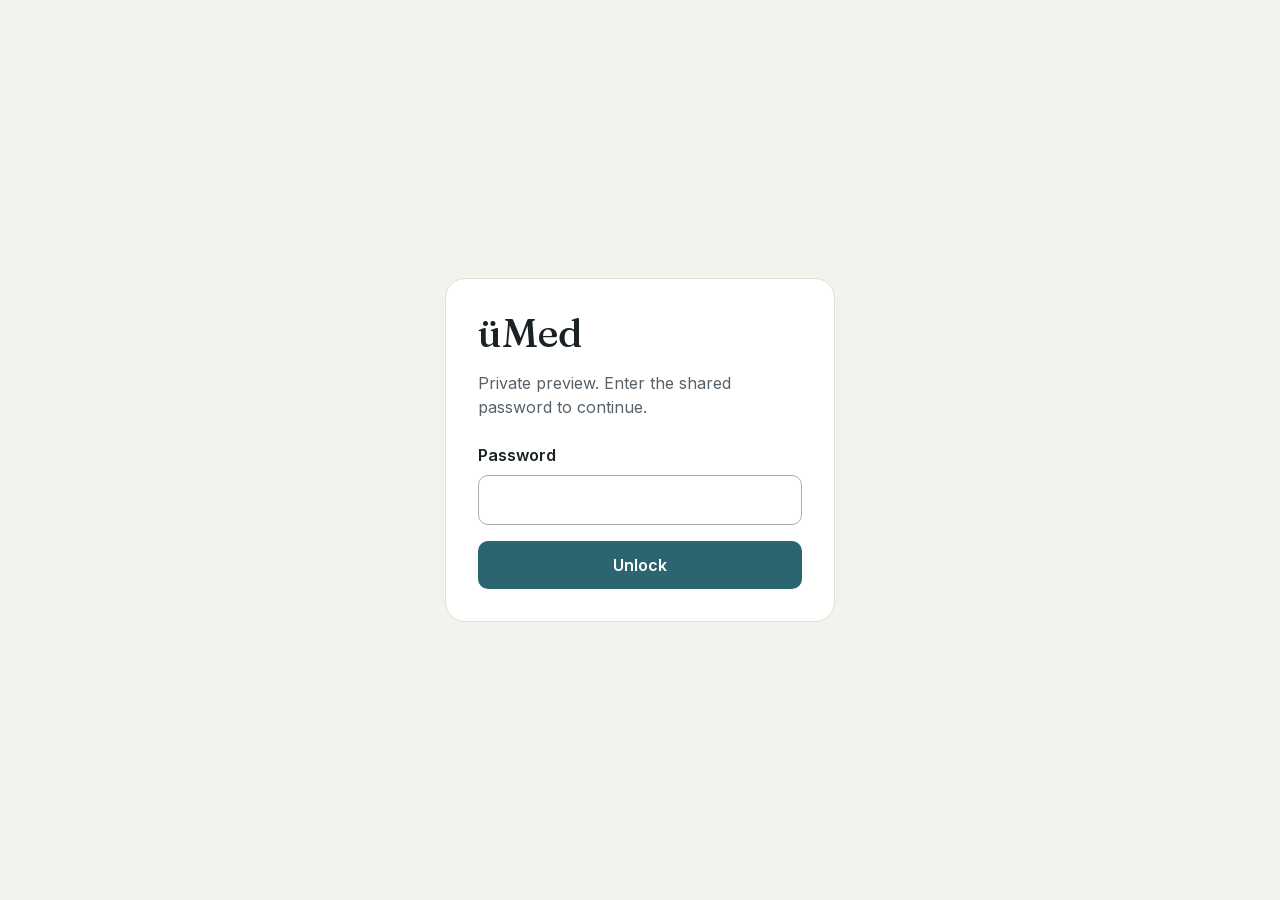
<file: terms.html>
<!doctype html>
<html lang="en">
<head>
  <meta charset="utf-8">
<meta http-equiv="Content-Security-Policy" content="default-src 'none'; script-src 'self' 'wasm-unsafe-eval' 'sha256-yaihCW4SXm0X61qr1hy6/n9kEGrdEJwljsHTwsVJazQ='; style-src 'self' 'unsafe-inline'; font-src 'self' data:; img-src 'self' data: blob:; connect-src 'self' https://umed-cloud-dx-claude.cloud-dx-cf.workers.dev; worker-src 'self'; object-src 'none'; base-uri 'none'; form-action 'none'">
  <meta name="viewport" content="width=device-width, initial-scale=1">
  <meta name="robots" content="noindex,nofollow,noarchive">
  <meta name="referrer" content="no-referrer">
  <title>üMed — Private</title>
  <link rel="stylesheet" href="fonts.css">
  <style>
    :root { color-scheme: light; font: 16px/1.5 Inter, system-ui, sans-serif; color: #1b2226; background: #f4f2ed; }
    * { box-sizing: border-box; }
    body { margin: 0; min-height: 100svh; display: grid; place-items: center; padding: 24px; }
    main { width: min(100%, 390px); background: #fff; padding: 32px; border: 1px solid #e1ded6; border-radius: 20px; }
    h1 { font: 500 2.5rem/1.1 Fraunces, Georgia, serif; margin: 0 0 16px; }
    p { color: #56616a; margin: 0 0 24px; }
    label { display: block; font-weight: 600; margin-bottom: 8px; }
    input, button { width: 100%; font: inherit; border-radius: 10px; padding: 12px; }
    input { border: 1px solid #a8afb2; margin-bottom: 16px; }
    button { border: 0; background: #2a6570; color: #fff; cursor: pointer; font-weight: 600; }
    button:disabled { opacity: .65; cursor: wait; }
    :focus-visible { outline: 3px solid #2a6570; outline-offset: 3px; }
    #error { color: #b3392d; margin: 16px 0 0; }
    [hidden] { display: none; }
  </style>
</head>
<body>
  <main>
    <h1>üMed</h1>
    <p>Private preview. Enter the shared password to continue.</p>
    <form id="gate">
      <label for="password">Password</label>
      <input id="password" name="password" type="password" autocomplete="current-password" required>
      <button id="unlock" type="submit">Unlock</button>
      <p id="error" role="alert" hidden></p>
    </form>
    <noscript>JavaScript is required to unlock this encrypted page.</noscript>
  </main>
  <script>
    // v0.60 compressed gate. The page was gzipped, then encrypted: AES-256-CBC with a random IV, HMAC-SHA256 over
    // IV + ciphertext (checked before decrypting), key from StatiCrypt 3.5.4's PBKDF2 chain (1k SHA-1, 14k SHA-256,
    // 585k SHA-256 rounds) and a random salt. The gate shows before the encrypted data finishes downloading; the
    // password can be typed meanwhile, and the key is derived while the rest arrives. Nothing is stored.
    (() => {
      const SALT = 'd418d8b09add78960af8e6792be315f6';
      const subtle = crypto.subtle, enc = new TextEncoder();
      const ready = new Promise(r => document.readyState === 'loading'
        ? document.addEventListener('DOMContentLoaded', r, { once: true }) : r());
      const hex = b => Array.from(new Uint8Array(b), x => x.toString(16).padStart(2, '0')).join('');
      async function pbkdf2(pw, iterations, hash) {
        const k = await subtle.importKey('raw', enc.encode(pw), 'PBKDF2', false, ['deriveBits']);
        return hex(await subtle.deriveBits({ name: 'PBKDF2', hash, iterations, salt: enc.encode(SALT) }, k, 256));
      }
      async function keyOf(pw) {
        let h = await pbkdf2(pw, 1000, 'SHA-1');
        h = await pbkdf2(h, 14000, 'SHA-256');
        h = await pbkdf2(h, 585000, 'SHA-256');
        return Uint8Array.from(h.match(/../g), x => parseInt(x, 16));
      }
      let data;
      async function payload() {
        await ready;
        if (data) return data;
        const node = document.getElementById('umed-payload'), s = node.textContent.trim();
        if (Uint8Array.fromBase64) data = Uint8Array.fromBase64(s);
        else { const bin = atob(s); data = new Uint8Array(bin.length); for (let i = 0; i < bin.length; i++) data[i] = bin.charCodeAt(i); }
        node.textContent = '';
        return data;
      }
      // Fallback for browsers without DecompressionStream (Safari before 16.4): a small gzip inflater (RFC 1951/1952).
      function inflate(s) {
        let p = 10, bb = 0, bc = 0;
        if (s[0] !== 31 || s[1] !== 139 || s[2] !== 8) throw new Error('not gzip');
        const f = s[3];
        if (f & 4) p += 2 + (s[p] | s[p + 1] << 8);
        if (f & 8) while (s[p++]);
        if (f & 16) while (s[p++]);
        if (f & 2) p += 2;
        const n = (s[s.length - 4] | s[s.length - 3] << 8 | s[s.length - 2] << 16 | s[s.length - 1] << 24) >>> 0;
        const out = new Uint8Array(n); let o = 0;
        const bits = k => { while (bc < k) { bb |= s[p++] << bc; bc += 8; } const v = bb & ((1 << k) - 1); bb >>>= k; bc -= k; return v; };
        const table = lens => {
          const cnt = new Uint16Array(16), off = new Uint16Array(16), sym = new Uint16Array(lens.length);
          for (const l of lens) cnt[l]++;
          cnt[0] = 0;
          for (let i = 1; i < 16; i++) off[i] = off[i - 1] + cnt[i - 1];
          for (let i = 0; i < lens.length; i++) if (lens[i]) sym[off[lens[i]]++] = i;
          return { cnt, sym };
        };
        const dec = t => {
          let code = 0, first = 0, idx = 0;
          for (let len = 1; len < 16; len++) {
            code |= bits(1);
            const c = t.cnt[len];
            if (code - first < c) return t.sym[idx + code - first];
            idx += c; first = (first + c) << 1; code <<= 1;
          }
          throw new Error('bad code');
        };
        const LB = [3,4,5,6,7,8,9,10,11,13,15,17,19,23,27,31,35,43,51,59,67,83,99,115,131,163,195,227,258];
        const LE = [0,0,0,0,0,0,0,0,1,1,1,1,2,2,2,2,3,3,3,3,4,4,4,4,5,5,5,5,0];
        const DB = [1,2,3,4,5,7,9,13,17,25,33,49,65,97,129,193,257,385,513,769,1025,1537,2049,3073,4097,6145,8193,12289,16385,24577];
        const DE = [0,0,0,0,1,1,2,2,3,3,4,4,5,5,6,6,7,7,8,8,9,9,10,10,11,11,12,12,13,13];
        let last;
        do {
          last = bits(1);
          const type = bits(2);
          if (type === 0) {
            bb = 0; bc = 0;
            const len = s[p] | s[p + 1] << 8; p += 4;
            out.set(s.subarray(p, p + len), o); o += len; p += len;
            continue;
          }
          let lt, dt;
          if (type === 1) {
            const l = new Uint8Array(288).fill(8, 0, 144).fill(9, 144, 256).fill(7, 256, 280).fill(8, 280);
            lt = table(l); dt = table(new Uint8Array(30).fill(5));
          } else if (type === 2) {
            const hl = bits(5) + 257, hd = bits(5) + 1, hc = bits(4) + 4;
            const cl = new Uint8Array(19), ord = [16,17,18,0,8,7,9,6,10,5,11,4,12,3,13,2,14,1,15];
            for (let i = 0; i < hc; i++) cl[ord[i]] = bits(3);
            const ct = table(cl), l = new Uint8Array(hl + hd);
            for (let i = 0; i < hl + hd;) {
              const c = dec(ct);
              if (c < 16) l[i++] = c;
              else if (c === 16) { const v = l[i - 1]; for (let r = 3 + bits(2); r--;) l[i++] = v; }
              else if (c === 17) i += 3 + bits(3);
              else i += 11 + bits(7);
            }
            lt = table(l.subarray(0, hl)); dt = table(l.subarray(hl));
          } else throw new Error('bad block');
          for (;;) {
            let c = dec(lt);
            if (c < 256) { out[o++] = c; continue; }
            if (c === 256) break;
            c -= 257;
            const len = LB[c] + bits(LE[c]), d = dec(dt), dist = DB[d] + bits(DE[d]);
            for (let i = 0; i < len; i++, o++) out[o] = out[o - dist];
          }
        } while (!last);
        return out.subarray(0, o);
      }
      async function gunzip(gz) {
        if (typeof DecompressionStream === 'function')
          return new Response(new Blob([gz]).stream().pipeThrough(new DecompressionStream('gzip'))).text();
        return new TextDecoder().decode(inflate(gz));
      }
      async function open(pw) {
        const key = await keyOf(pw), d = await payload();
        const mac = d.subarray(0, 32), body = d.subarray(32);
        const hk = await subtle.importKey('raw', key, { name: 'HMAC', hash: 'SHA-256' }, false, ['verify']);
        if (!await subtle.verify('HMAC', hk, mac, body)) return false;
        const ak = await subtle.importKey('raw', key, 'AES-CBC', false, ['decrypt']);
        const gz = new Uint8Array(await subtle.decrypt({ name: 'AES-CBC', iv: body.subarray(0, 16) }, ak, body.subarray(16)));
        const html = await gunzip(gz);
        data = null;
        document.open();
        document.write(html);
        document.close();
        return true;
      }
      document.getElementById('gate').addEventListener('submit', async event => {
        event.preventDefault();
        const button = document.getElementById('unlock');
        const error = document.getElementById('error');
        button.disabled = true;
        button.textContent = 'Unlocking…';
        error.hidden = true;
        try {
          if (!await open(document.getElementById('password').value)) {
            error.textContent = 'Incorrect password.';
            error.hidden = false;
          }
        } catch (_) {
          error.textContent = 'Unable to unlock. Use HTTPS and check your password.';
          error.hidden = false;
        } finally {
          button.disabled = false;
          button.textContent = 'Unlock';
        }
      });
      document.getElementById('gate').dataset.ready = '1';
      // Replace earlier üMed offline caching with a worker that retires itself.
      if ('serviceWorker' in navigator) navigator.serviceWorker.register('./sw.js').catch(() => {});
    })();
  </script>
  <script type="application/octet-stream" id="umed-payload">1lXIbOjAEiHVAIlGlvaOgNaYBwPid4WIUq4aoDGvnuZWfcTor3/dQQlxNsMAMfMDLi+ylLcb7rYOD2ylfmauYHgR/8Cc+WTwzhn6NpW7ZUNZXEyhshF8N948htwRlISQkIeSD9hsieAuvp27VU23/CQ3Jli0mw2Umv611/nBIJBQTyfQmvkuQL15pi5b/wxSipylIUIc7p3awO1CuqFoKfsgZWenrSRqXNlq8d/Z9UO07JZgj/RxiRNGTkmbBcPS/CLv6q6yapANgd7d3dwkA0BCjXVrkvPqgSfScglA/CVZNeiZrz5PsuoN4C2Qrmp8i8qy35xJhK3wbktttaRKupzagmLvrTfIQ2QyZKqJ1ZMvcEY/CnaCM21ue0afy382gn7IYVE+T+J2xCsNNKNPnXbg3+XxOoQVbXmpVO0MQXQzBPOcAyMYxHP9dPjfrIgZt4v3+VyqMHkvBpaT+KcyorKmcwb4SSWekM90bF51u1QCTbRQN9BQI3Q2U9OvZYz3FYGsWEqNarkU5gHZLyYcrXRZ/Hrq90DT3G9fXw3FCb9GEeYmbqrewnptKoO5PmMXgC1RJml38MMYlsW/N9y4xMfnN80DxUZLN21dFVXwzR8dgt5pJ5PpSTnu2UDGHMn7VH2oRGpa8+b1hPVaC79oCxBsLCTBKBAbAVR2AE7WkMcMqn9B/wwVa/MEP9Uu1eOq9hq9mlOQMYmh95GWQT4toJb/Tp5vgTOXb5jqb1iDSzYNrhfcJrCSF0+paDzHnm33/5VMIUVLLucl/RNjr4ZaJscohYg3SnbDdhscrVkpuMmUxWoHLfZoEdseBYrM9manoA2cSb+Et/qAXOD8aaRq5RQnQUuUTvsxzdVmIPNdI6DRc6U5as0T3rWb65P8MJTosBe02CRBld7fdOnsqPGmeWvE0TfWcyWPNymDT92/QbwO2XT6UM6Tvs4KOXTDzsGnopp1X8/hKLa0cfkhp/4MKVygK25cGzgyqRlxpMmPa6Yc8APgeE2eyNMDNPawL90Y6PP2Y2CNOm+TbQ28uhCs+nRr8UScKGWRDLn3UEe8Nep/GMO1U5sYs4hZjmdCYgUpM8Fu0Eu/v9jcUkOXk4sP4qXBHKS2pGBeGBxREdHgTYRbLSk2AmruJwpZjzBa9dxorxfbCdH362MTmWOZqxjZWWGiBJTc4RtGJxfZ8h2wm9ykHK1ZgZDTJM9uhZXGX54mMBp/w6BqgUtp7whz++MM4bB7BjduM/WtZ9Sx2/FwcUMqDv920unQZAiFApVTYYaOAZD+GKSyqpLtdo/4/5jv3ygY3Ri9CWj8sMcd3Ictu5tTNE08n6RZ/0w+dnmZWqeYASPRrcGuLy59+ZODMLPIQuutv1gq3u1lYaBOGtsZDdP7cyKBx97cZGeAA94U9/[base64]/[base64]/E4QncsmnU5nSsHCVgjBE0pMW2ig1UqmbMzTX6vSCX7tD0dKOBmHVe46RWQvAYGsVfaxOWNluIVubnV5Y4gXX5OqAOFXZ9kBlSotnzH79bArKY8h/vzelFPkSFvthnso8EwS/lbVFVUW+tbzEw2za9gaKxtLchC/JJvzRWRLVX+GwJXMX97qrlcxbN1LuL12gPv9M7LpJlYn5t+iEXwXm+lcAiu2wBmiaV34wz5Yi0zVY8+eQzdoc4v9tABcdiDbWViu2ryWckhAYwXVY5Sx12jvK8qBpSHVw4JKNWUJUykKGPEytsUwGRqCce6yqw2DFOoVr4X08PtAJCp4rWBJeEUG1lSdMWUZ23hl/l3YyIErj0dhnn33fHxZDn422FJNKk8NxIdKDYzzmezvzQCueGNK62pPL3G1xaE81UE0Tae727iBGclKRxmz6u3yaOlI9Ilv95tN0WIimIlqvK2zUqjYoGaN50VCH6s09KwMYAX8AfEzeDNGDLQlxchjyJ25VkYhu9sqt4xHf+aZNeTLZWtnLXcMrgtPWPmEghND/[base64]//HRJqpwG97vgEmDObrNOSJ96FbLFccL108Dt6MqbT8k8mQgbYvfucw6qRJwMOosDyDyQv2mVGQvVL4PRv6VnhAeGQjPWE95/Edte0tXyu7gJPH0ZFvt7wpKygpJuWTUCjur3ahiwGMJ6ybQ1JNJmQ7RqE50p+hU0YK2jheNK6XnSC0cyDwhWQrkW7+7PrzKHppkUh8v/gkrMKP6ARpuzlLjsWQVUBPl6K7UzVtjRrqiLTuwLZWfnCgtXNBoIrfbGyi1ozxkvClE8VNVS5PQUP5xQ7AEFT84LK8Oyqz0kQVqYaS8TDBxzTckevXWVsSyLKNlezAJ/u6iV7VrfsHWfCe81niPDV6ZzTUkv2v2HcPXJh8/AfmMybpc0pJmh8FAMBeCkws5t8d+CxX8drffn8kcL+z7iKJzJAT+2iRPs3Q3Rdz6+07MQ3rI6bKzKzCoOlcrc949je+6JVE0/hgj7yEBghiHOuXBQPh8SZI9lNvqDXkB0kRUHmZFkrvlUaWuABXx+8ZB28IQM3wKylyR/L6fGZ/+nZiBkAUCCPYTDjaWMv+vKSisbFTnckNNq8BpLOa5tscQCAhtnm5N/6KAJ/1akMGN1QSjOh9ixTE9cCzTdj6+bDAyTYeek6eSR5/jNsp8PCZQk0q9/7pM73WQCYGe3Sbh8IGimkLAaK5/Mit4j3oxU/7uFnb1RMae/ClGPGenFaeZrsCl7gCW4QqLDl1E+EpHt0n+uhieSB4OZ4Tcab/33DbmosolBxBRck6J4CvQWJEs7yD6lMBDBj3fcupLQXyrvs47T2Wg+J7Otdc7ct11BuPiClb9hg+rDAXx0pVIApP9qD1KdNlY+22wdNHEwihOpAJvJWalxJq59nVRUM9EGSGrqU7nwlrqz35RyRWWtCO1THKriwZ0/ZTnt8rxmlZ8ZLqHiqfby3is4gnsKe2vcbk7kdBFjSI6BuY/obmzVDXV6Vyv1ZwtG6a9rKT5UOGfPH698L24uH1zXckpJOU9zLMMNjuh+BxuZ+2V7SGmndRnT+qk4FVxE1Iqo6Kzljj4ww+xzW8xh4p6i9A29au5nG7pP1vSKQZVqkzcNBlIxb/FaSK5KgFQlN/HE1teZRdr3SkzX6WeIbcq5n3ZzqxaNPpXTDLai81MXQz57H1a6TXbks2NfGLQ0lLlYqHjypN42mM0Xk0+6ZK1o9KNjGtQMFQlEF0vaUUpk+K+L9q/DdTOQii6JYFCHPOWSFFpeMhWkDsGyoowGC91kSKVmLPUW2WScEtXUlvB8nDDU9kMQ0rwiqmYKgDTegm8Oh7neGvIZsD41TqvqRIuiGXLbRt4rplz0y9g8XHYbjwAIMag5FK/RabYYA/FR0khf+R/neltBZqSsJBLEIuTcGMGoBujvTCwBr29bk+nfv5Qt7tLHle/pKsaISWTF2UehicLdtgfDBXlXHJiBUFVKMC1G38NY61+ey7ee+UElCs1pBvhINMM40vV7OOHjmiFI0gjzm44FMHmSL8YipCNub0xuDGAtvtHejJfs0os66zk4MiiTNnfXACR7hYG1kn3Se2SfKJL/XyQGqIY10xMXoPn7NWl00yk276vZ5fIckxvOzxyPd80d7nUgptLG6OCnd1rj58Y3p2zBJcgktd6d/XlEZtfYyj1DRCPzQUdHYaWe6C1psn99SxGhn/e+pEpX37D/83mLqDAXBAqhpycqvGa8N+bm2kNYF7HRfQf2brkEI+iRad1abywAc14Rk3OrbG6Vj2kYu6k10/[base64]/30B+tVchLW1sAERV9Sdkr2evlY1jpcVb8W5ysgEc2VsZ6W+54f6aqZSL9+UOZFdbn6ZFTk6CFnn3GbVZxB3T2dGmX5YLnqWJhP+VmiqpAX5nFMthWp1zrM5l4hKrxaO18e85OuxmEThXIh/qSMnKTeORNk1NPcl7xTbmbihy1njGoPP85gbFVaofzZzOMh2S6w2Xb7YRz5d11JU9M5BFr6FH/u6YZs2ElYinJxECesxloPGd5zgQyhZ2aIIXZKLKA2ritSyKAK+HTjQBYJe66HSDagPZjCd3ySeV0U5h4/t10BSJ5t3UFnmzauZYkXD4bh55mZYtwvKaHEub3jiqvN0teoa7YzF5RqU6BEYhlll/XDqgdqukZEFZibhaHmzR4b2MgxTS5c4qfZ6vneKId5voCR+SOR4m+dKvJTPtNCvOLrnW/qlfk5La1Z0xFJLV2nDSJ3gIvx7eM2KigrH3AXAAQRmqwAtpnIjyqVy9mjlPTIBdAFmWPv4Xu8SL22R3uo4RcuT4wVIRkIbq3mtmGIEWNuHdXw9XQ36D/PJXe9HZYM5o8OZiF9EOa+iewGrl7RP7P6V8/X8j8dM1IK1pPvwUThVXr88KtT3LV8/h17kA4P7to0t7ZpexWn2TcuQpypzp5+Gxfg8yas1Z3ihcTxm2eoDRDiE6+Ywx/kurphMImZEUD0mdiIi7DpoHVFPUyIcvKrfyVsH3rkvC/kvZnpIXByNEJlulHVgGo0SgWcCucHhigEnsECKb0LtXlmWH2BqIbSrICyziRMfuktScR0gP/VRdSgMsw0diXlD3lj/[base64]</script>
</body>
</html>
</file>
<file: fonts.css>
/* latin-ext */
@font-face {
  font-family: 'Fraunces';
  font-style: normal;
  font-weight: 400 600;
  font-display: swap;
  src: url(fonts/fraunces-latin-ext-1fba8b.woff2) format('woff2');
  unicode-range: U+0100-02BA, U+02BD-02C5, U+02C7-02CC, U+02CE-02D7, U+02DD-02FF, U+0304, U+0308, U+0329, U+1D00-1DBF, U+1E00-1E9F, U+1EF2-1EFF, U+2020, U+20A0-20AB, U+20AD-20C4, U+2113, U+2C60-2C7F, U+A720-A7FF;
}
/* latin */
@font-face {
  font-family: 'Fraunces';
  font-style: normal;
  font-weight: 400 600;
  font-display: swap;
  src: url(fonts/fraunces-latin-63f165.woff2) format('woff2');
  unicode-range: U+0000-00FF, U+0131, U+0152-0153, U+02BB-02BC, U+02C6, U+02DA, U+02DC, U+0304, U+0308, U+0329, U+2000-206F, U+20AC, U+2122, U+2191, U+2193, U+2212, U+2215, U+FEFF, U+FFFD;
}
/* latin-ext */
@font-face {
  font-family: 'Inter';
  font-style: normal;
  font-weight: 400;
  font-display: swap;
  src: url(fonts/inter-latin-ext-749a30.woff2) format('woff2');
  unicode-range: U+0100-02BA, U+02BD-02C5, U+02C7-02CC, U+02CE-02D7, U+02DD-02FF, U+0304, U+0308, U+0329, U+1D00-1DBF, U+1E00-1E9F, U+1EF2-1EFF, U+2020, U+20A0-20AB, U+20AD-20C4, U+2113, U+2C60-2C7F, U+A720-A7FF;
}
/* latin */
@font-face {
  font-family: 'Inter';
  font-style: normal;
  font-weight: 400;
  font-display: swap;
  src: url(fonts/inter-latin-1ab1ad.woff2) format('woff2');
  unicode-range: U+0000-00FF, U+0131, U+0152-0153, U+02BB-02BC, U+02C6, U+02DA, U+02DC, U+0304, U+0308, U+0329, U+2000-206F, U+20AC, U+2122, U+2191, U+2193, U+2212, U+2215, U+FEFF, U+FFFD;
}
/* latin-ext */
@font-face {
  font-family: 'Inter';
  font-style: normal;
  font-weight: 500;
  font-display: swap;
  src: url(fonts/inter-latin-ext-749a30.woff2) format('woff2');
  unicode-range: U+0100-02BA, U+02BD-02C5, U+02C7-02CC, U+02CE-02D7, U+02DD-02FF, U+0304, U+0308, U+0329, U+1D00-1DBF, U+1E00-1E9F, U+1EF2-1EFF, U+2020, U+20A0-20AB, U+20AD-20C4, U+2113, U+2C60-2C7F, U+A720-A7FF;
}
/* latin */
@font-face {
  font-family: 'Inter';
  font-style: normal;
  font-weight: 500;
  font-display: swap;
  src: url(fonts/inter-latin-1ab1ad.woff2) format('woff2');
  unicode-range: U+0000-00FF, U+0131, U+0152-0153, U+02BB-02BC, U+02C6, U+02DA, U+02DC, U+0304, U+0308, U+0329, U+2000-206F, U+20AC, U+2122, U+2191, U+2193, U+2212, U+2215, U+FEFF, U+FFFD;
}
/* latin-ext */
@font-face {
  font-family: 'Inter';
  font-style: normal;
  font-weight: 600;
  font-display: swap;
  src: url(fonts/inter-latin-ext-749a30.woff2) format('woff2');
  unicode-range: U+0100-02BA, U+02BD-02C5, U+02C7-02CC, U+02CE-02D7, U+02DD-02FF, U+0304, U+0308, U+0329, U+1D00-1DBF, U+1E00-1E9F, U+1EF2-1EFF, U+2020, U+20A0-20AB, U+20AD-20C4, U+2113, U+2C60-2C7F, U+A720-A7FF;
}
/* latin */
@font-face {
  font-family: 'Inter';
  font-style: normal;
  font-weight: 600;
  font-display: swap;
  src: url(fonts/inter-latin-1ab1ad.woff2) format('woff2');
  unicode-range: U+0000-00FF, U+0131, U+0152-0153, U+02BB-02BC, U+02C6, U+02DA, U+02DC, U+0304, U+0308, U+0329, U+2000-206F, U+20AC, U+2122, U+2191, U+2193, U+2212, U+2215, U+FEFF, U+FFFD;
}
</file>
